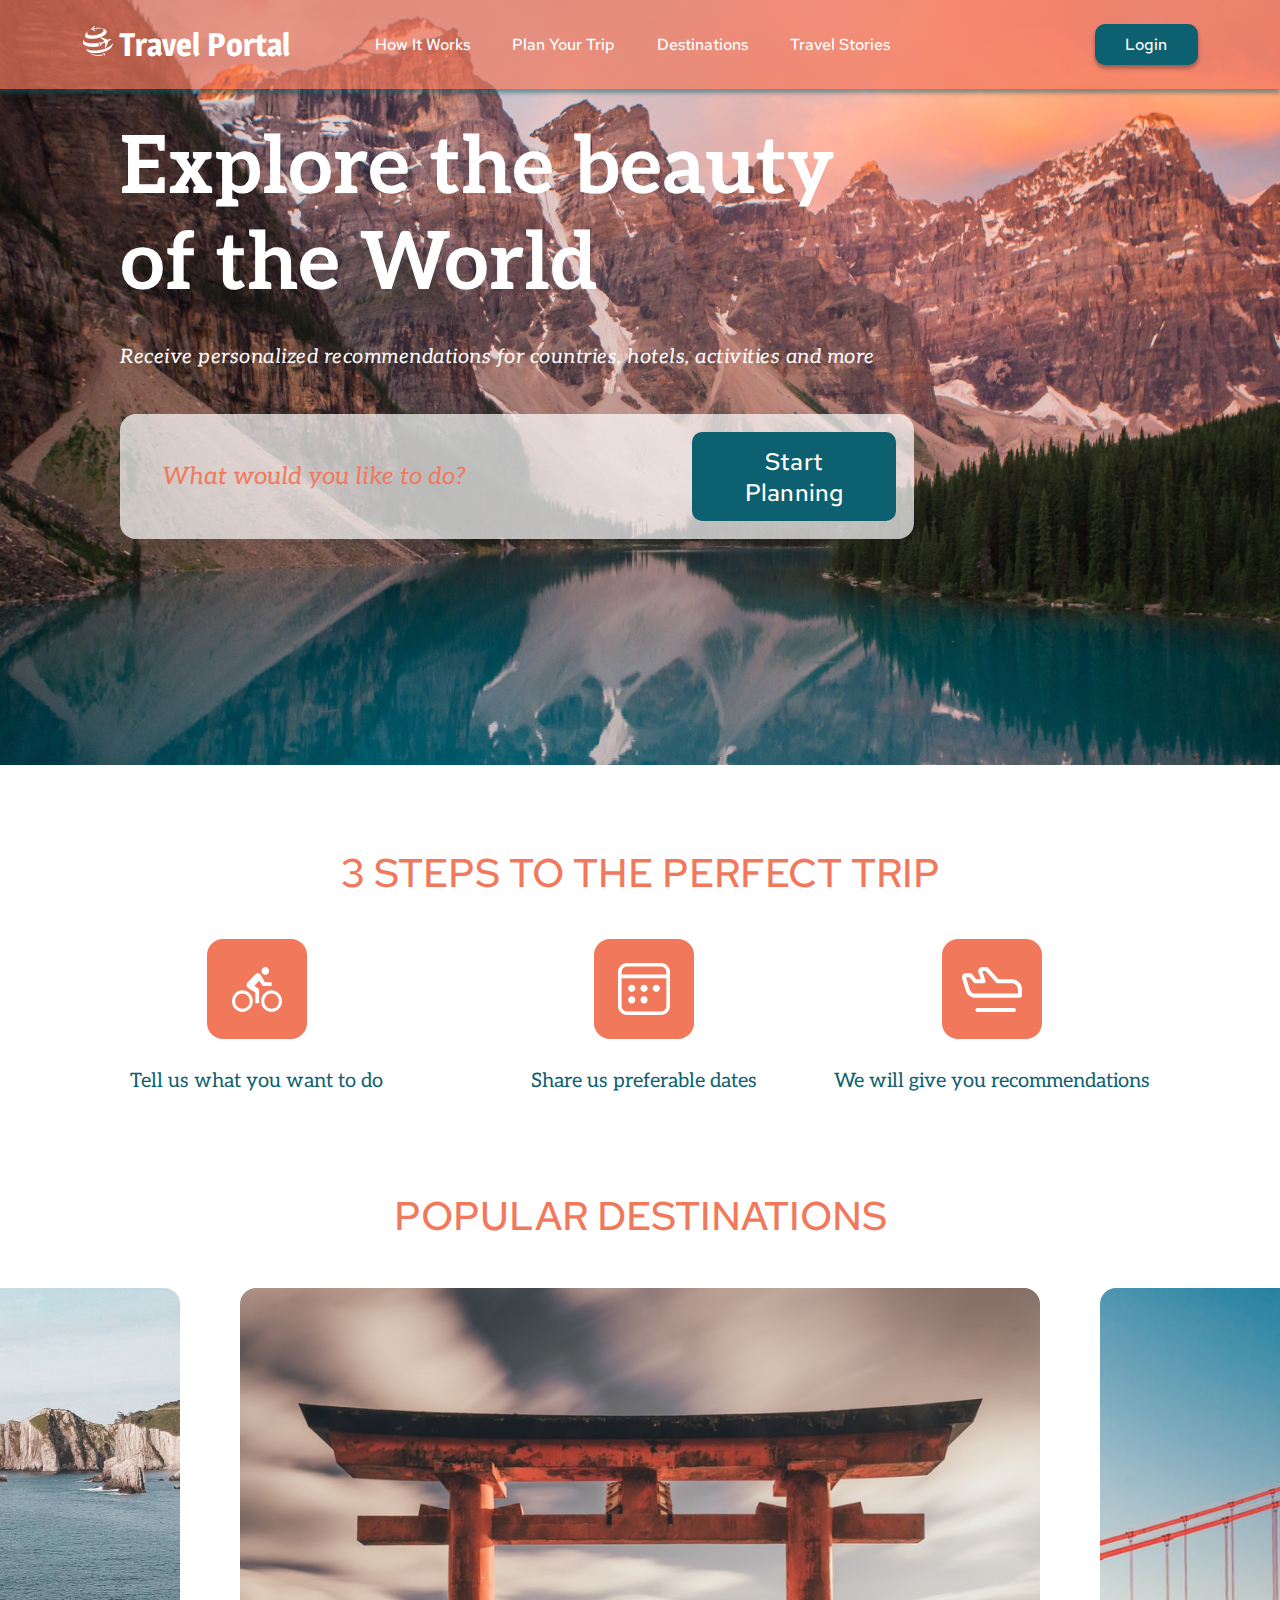
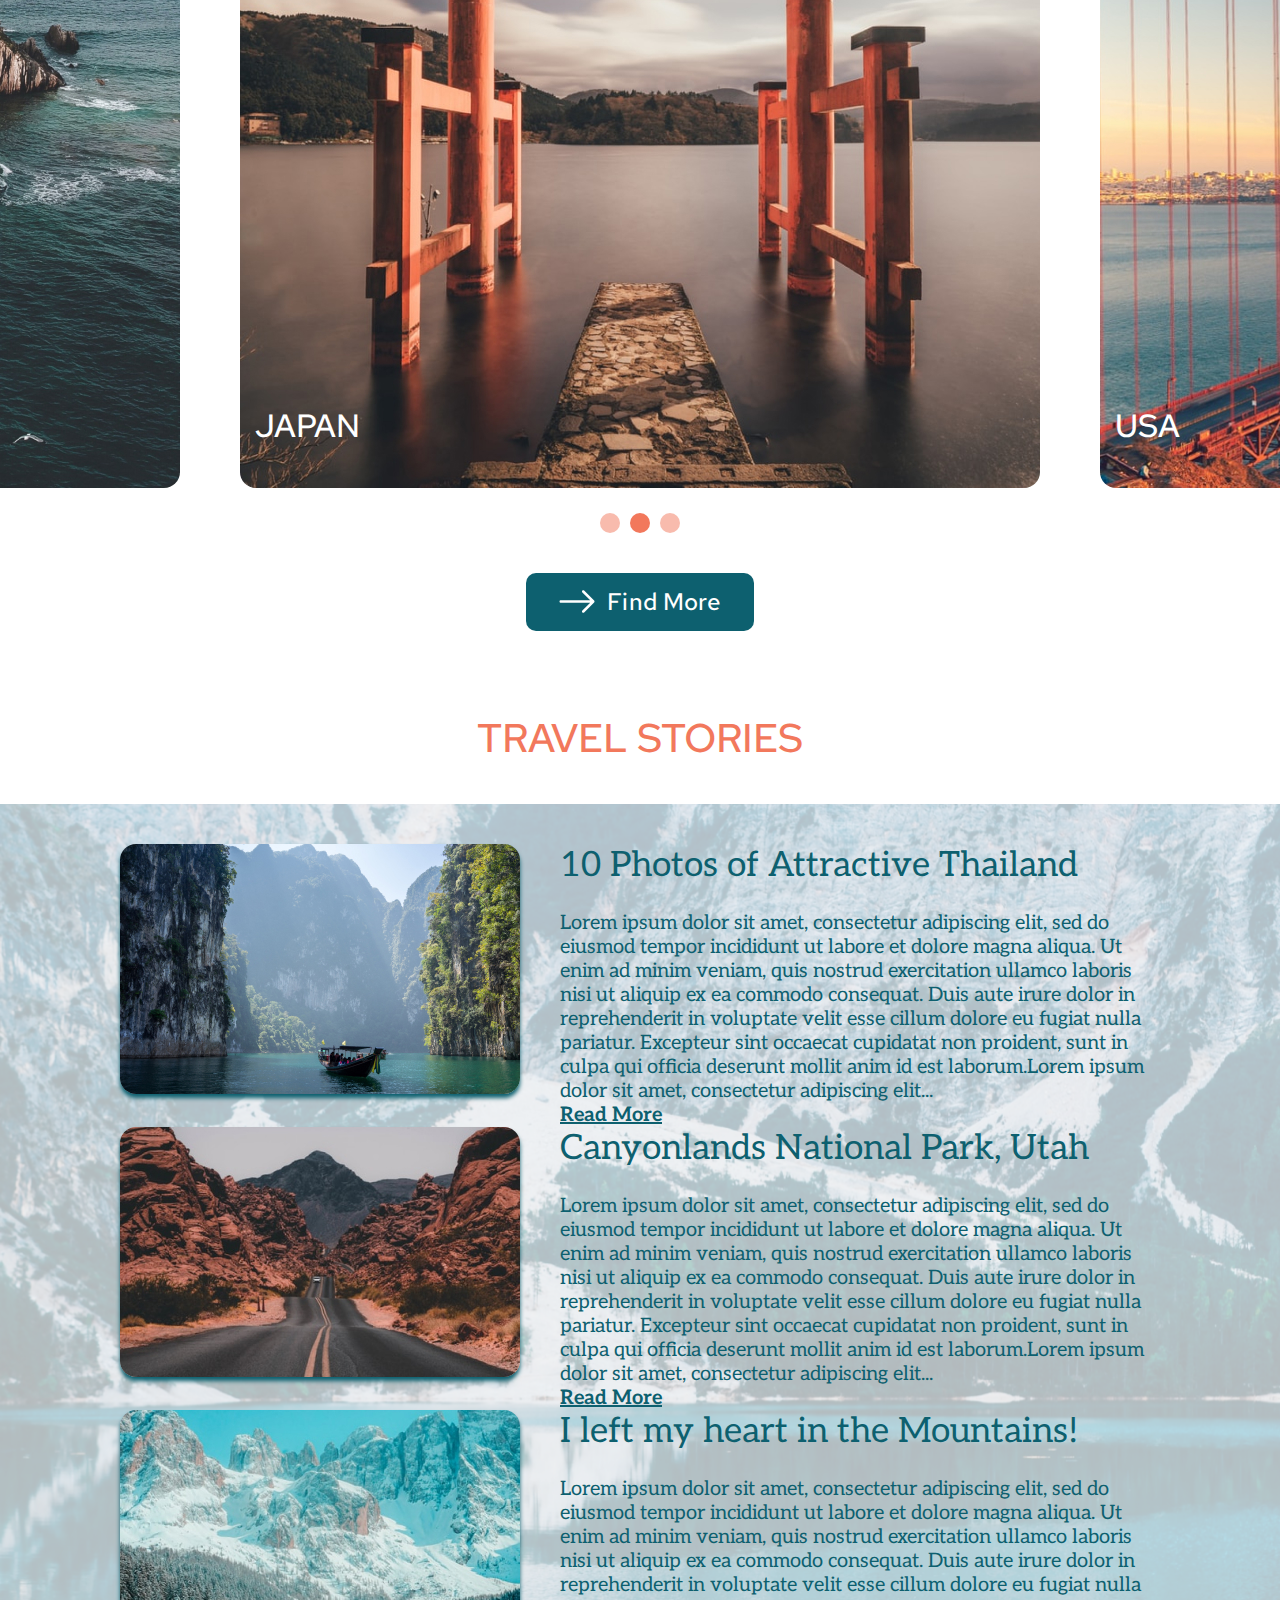
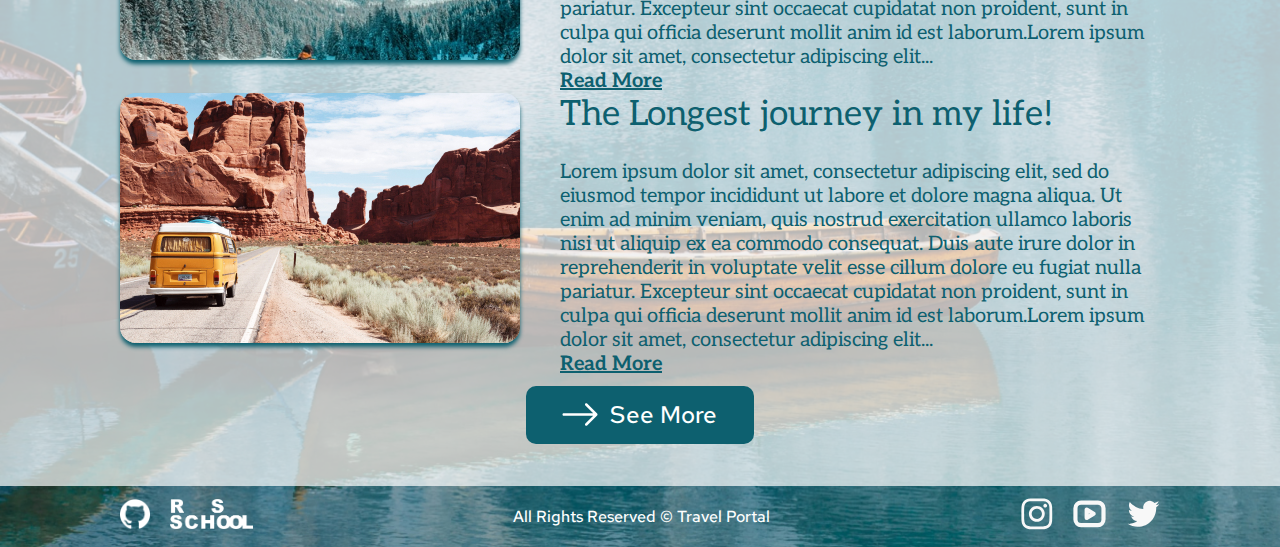
<file: index.html>
<!DOCTYPE html>
<html lang="zxx">
  <head>
    <meta charset="UTF-8" />
    <meta http-equiv="X-UA-Compatible" content="IE=edge" />
    <meta name="viewport" content="width=device-width, initial-scale=1.0" />
    <title>Travel</title>
    <link href="style.css" rel="stylesheet" />
    <link rel="icon" href="assets/img/favicon.svg" />
    <link href="https://fonts.googleapis.com/css2?family=Magra:wght@400;700&display=swap" rel="stylesheet" />
    <link href="https://fonts.googleapis.com/css2?family=Aleo:ital,wght@0,400;0,700;1,400&display=swap" rel="stylesheet" />
    <link href="https://fonts.googleapis.com/css2?family=Red+Hat+Text:wght@400;500&display=swap" rel="stylesheet" />
  </head>
  <body>
    <div class="dark"></div>
    <div class="pop-up-dark"></div>
    <header class="header">
      <div class="logo">
        <img class="logo-img" src="assets/img/Vector.svg" alt="Travel Portal Logo">
        <p class="logo-text">Travel Portal</p>
      </div>
      <nav class="nav">
        <ul class="nav-list">
          <li>
            <a href="#preview" class="nav-link">How It Works</a>
          </li>
          <li>
            <a href="#steps" class="nav-link">Plan Your Trip</a>
          </li>
          <li>
            <a href="#destinations" class="nav-link">Destinations</a>
          </li>
          <li>
            <a href="#stories" class="nav-link">Travel Stories</a>
          </li>
          <li class="nav-link-mobile">
            <a href="#login" class="nav-link mobile account">Account</a>
          </li>
          <li class="nav-link-mobile">
            <a href="#footer" class="nav-link mobile">Social Media</a>
          </li>
        </ul>
        <div class="close-button">
          <span class="close-line"></span>
          <span class="close-line"></span>
        </div>
      </nav>
      <div class="menu-button menu">
        <span class="menu-line"></span>
        <span class="menu-line"></span>
        <span class="menu-line"></span>
      </div>
      <div class="header-button">
        <button class="login-button" id="login">Login</button>
      </div>
    </header>
    <main class="main">
      <div class="pop-up">
        <div class="pop-up-content">
          <div class="pop-up-title">
            <p class="pop-up-title-p">Log in to your account</p>
          </div>
          <form class="pop-up-social-buttons">
            <button class="pop-up-button social-media"><img src="assets/Facebook Logo.svg" alt="Facebook">Sign In with Facebook</button>
            <button class="pop-up-button social-media"><img src="assets/Google Logo.svg" alt="Google">Sign In with Google</button>
          </form>
          <div class="pop-up-separator first">or</div>
          <form class="pop-up-form">
            <label for="email">E-mail</label>
            <input type="text" class="pop-up-input" id="email">
            <label for="password">Password</label>
            <input type="password" class="pop-up-input" id="password">
            <button class="sign-in-button">Sign In</button>
            <a href="#" class="forgot-password">Forgot Your Password?</a>
          </form>
          <div class="pop-up-separator line"></div>
          <div class="register">
            <p class="register-p">Don't have an account?</p>
            <a href="#" class="register-button">Register</a>
          </div>
        </div>
      </div>
      <section class="preview" id="preview">
        <div class="search-block">
          <h1 class="preview-title">Explore the beauty of the World</h1>
          <p class="preview-description">
            Receive personalized recommendations for countries, hotels,
            activities and more
          </p>
          <form class="search-box">
            <input type="text" name="user-request" class="search-field" placeholder="What would you like to do?">
            <button class="search-button">Start Planning</button>
          </form>
        </div>
      </section>
      <section class="steps" id="steps">
        <h2 class="section-title">3 Steps to the Perfect Trip</h2>
        <div class="steps-block">
          <div class="step bicycle-block">
            <img class="step-icon bicycle" src="assets/img/bicycle-icon.svg" alt="Bicycle icon">
            <p class="bicycle-name">Tell us what you want to do</p>
          </div>
          <div class="step calendar-block">
            <img class="step-icon calendar" src="assets/img/calendar-icon.svg" alt="Calendar icon">
            <p class="calendar-name">Share us preferable dates</p>
          </div>
          <div class="step plane-block">
            <img class="step-icon plane" src="assets/img/airplane-icon.svg" alt="Airplane icon">
            <p class="plane-name">We will give you recommendations</p>
          </div>
        </div>
      </section>
      <section class="destinations" id="destinations">
        <h2 class="section-title destination-title">Popular Destinations</h2>
        <div class="destinations-block">
          <div class="slider">
            <div class="slider-item slider-left">
              <figure class="destination-element left-image">
                <img class="destination-image" src="assets/img/Rectangle_23.jpg" alt="Spain">
                <img class="destination-image-mobile" src="assets/img/Rectangle_26.jpg" alt="Spain">
                <figcaption class="destination-name">SPAIN</figcaption>
              </figure>
              <figure class="destination-element center-image">
                <img class="destination-image" src="assets/img/Rectangle_24.jpg" alt="Japan">
                <img class="destination-image-mobile" src="assets/img/Rectangle_34.jpg" alt="Japan">
                <figcaption class="destination-name">JAPAN</figcaption>
              </figure>
              <figure class="destination-element right-image">
                <img class="destination-image" src="assets/img/Rectangle_25.jpg" alt="USA">
                <img class="destination-image-mobile" src="assets/img/Rectangle_35.jpg" alt="USA">
                <figcaption class="destination-name">USA</figcaption>
              </figure></div>
            <div class="slider-item slider-center">
              <figure class="destination-element left-image">
                <img class="destination-image" src="assets/img/Rectangle_23.jpg" alt="Spain">
                <img class="destination-image-mobile" src="assets/img/Rectangle_26.jpg" alt="Spain">
                <figcaption class="destination-name">SPAIN</figcaption>
              </figure>
              <figure class="destination-element center-image">
                <img class="destination-image" src="assets/img/Rectangle_24.jpg" alt="Japan">
                <img class="destination-image-mobile" src="assets/img/Rectangle_34.jpg" alt="Japan">
                <figcaption class="destination-name">JAPAN</figcaption>
              </figure>
              <figure class="destination-element right-image">
                <img class="destination-image" src="assets/img/Rectangle_25.jpg" alt="USA">
                <img class="destination-image-mobile" src="assets/img/Rectangle_35.jpg" alt="USA">
                <figcaption class="destination-name">USA</figcaption>
              </figure></div>
            <div class="slider-item slider-right">
              <figure class="destination-element left-image">
                <img class="destination-image" src="assets/img/Rectangle_23.jpg" alt="Spain">
                <img class="destination-image-mobile" src="assets/img/Rectangle_26.jpg" alt="Spain">
                <figcaption class="destination-name">SPAIN</figcaption>
              </figure>
              <figure class="destination-element center-image">
                <img class="destination-image" src="assets/img/Rectangle_24.jpg" alt="Japan">
                <img class="destination-image-mobile" src="assets/img/Rectangle_34.jpg" alt="Japan">
                <figcaption class="destination-name">JAPAN</figcaption>
              </figure>
              <figure class="destination-element right-image">
                <img class="destination-image" src="assets/img/Rectangle_25.jpg" alt="USA">
                <img class="destination-image-mobile" src="assets/img/Rectangle_35.jpg" alt="USA">
                <figcaption class="destination-name">USA</figcaption>
              </figure></div>  
          </div>
          <div class="arrows arrow-left">
            <span class="arrow-line"></span>
            <span class="arrow-line"></span>
          </div>
          <div class="arrows arrow-right">
            <span class="arrow-line"></span>
            <span class="arrow-line"></span>
          </div>  
        </div>
        <div class="dots-block">
          <div class="dot left-dot"></div>
          <div class="dot center-dot"></div>
          <div class="dot right-dot"></div>
        </div>
        <button class="destinations-button">
          <img class="arrow-image" src="assets/img/Arrow.svg" alt="Arrow">
          Find More
        </button>
      </section>
    </main>
    <section class="stories" id="stories">
      <h2 class="section-title stories">Travel Stories</h2>
      <div class="footer-bg-section">
        <div class="stories-block">
          <div class="story">
            <img class="story-image" src="assets/img/Rectangle_29.jpg" alt="Thailand">
            <img class="story-image-mobile" src="assets/img/Rectangle_15.jpg" alt="Thailand">
            <div class="story-text">
              <h3>10 Photos of Attractive Thailand</h3>
              <p>
                Lorem ipsum dolor sit amet, consectetur adipiscing elit, sed do
                eiusmod tempor incididunt ut labore et dolore magna aliqua. Ut
                enim ad minim veniam, quis nostrud exercitation ullamco laboris
                nisi ut aliquip ex ea commodo consequat. Duis aute irure dolor in
                reprehenderit in voluptate velit esse cillum dolore eu fugiat
                nulla pariatur. Excepteur sint occaecat cupidatat non proident,
                sunt in culpa qui officia deserunt mollit anim id est
                laborum.Lorem ipsum dolor sit amet, consectetur adipiscing elit...
              </p>
              <a href="">Read More</a>
            </div>
          </div>
          <div class="story">
            <img class="story-image" src="assets/img/Rectangle_30.jpg" alt="Canyonlands National Park">
            <img class="story-image-mobile" src="assets/img/Rectangle_16.jpg" alt="Canyonlands National Park">
            <div class="story-text">
              <h3>Canyonlands National Park, Utah</h3>
              <p>
                Lorem ipsum dolor sit amet, consectetur adipiscing elit, sed do
                eiusmod tempor incididunt ut labore et dolore magna aliqua. Ut
                enim ad minim veniam, quis nostrud exercitation ullamco laboris
                nisi ut aliquip ex ea commodo consequat. Duis aute irure dolor in
                reprehenderit in voluptate velit esse cillum dolore eu fugiat
                nulla pariatur. Excepteur sint occaecat cupidatat non proident,
                sunt in culpa qui officia deserunt mollit anim id est
                laborum.Lorem ipsum dolor sit amet, consectetur adipiscing elit...
              </p>
              <a href="">Read More</a>
            </div>
          </div>
          <div class="story">
            <img class="story-image" src="assets/img/Rectangle_31.jpg" alt="Mountains">
            <img class="story-image-mobile" src="assets/img/Rectangle_27.jpg" alt="Mountains">
            <div class="story-text">
              <h3>I left my heart in the Mountains!</h3>
              <p>
                Lorem ipsum dolor sit amet, consectetur adipiscing elit, sed do
                eiusmod tempor incididunt ut labore et dolore magna aliqua. Ut
                enim ad minim veniam, quis nostrud exercitation ullamco laboris
                nisi ut aliquip ex ea commodo consequat. Duis aute irure dolor in
                reprehenderit in voluptate velit esse cillum dolore eu fugiat
                nulla pariatur. Excepteur sint occaecat cupidatat non proident,
                sunt in culpa qui officia deserunt mollit anim id est
                laborum.Lorem ipsum dolor sit amet, consectetur adipiscing elit...
              </p>
              <a href="">Read More</a>
            </div>
          </div>
          <div class="story">
            <img class="story-image" src="assets/img/Rectangle_32.jpg" alt="Road">
            <img class="story-image-mobile" src="assets/img/Rectangle_17.jpg" alt="Road">
            <div class="story-text">
              <h3>The Longest journey in my life!</h3>
              <p>
                Lorem ipsum dolor sit amet, consectetur adipiscing elit, sed do
                eiusmod tempor incididunt ut labore et dolore magna aliqua. Ut
                enim ad minim veniam, quis nostrud exercitation ullamco laboris
                nisi ut aliquip ex ea commodo consequat. Duis aute irure dolor in
                reprehenderit in voluptate velit esse cillum dolore eu fugiat
                nulla pariatur. Excepteur sint occaecat cupidatat non proident,
                sunt in culpa qui officia deserunt mollit anim id est
                laborum.Lorem ipsum dolor sit amet, consectetur adipiscing elit...
              </p>
              <a href="">Read More</a>
            </div>
          </div>
          <button class="stories-button">
            <img class="arrow-image" src="assets/img/Arrow.svg" alt="Arrow">
            See More
          </button>
        </div>
        <footer class="footer" id="footer">
          <div class="footer-links">
            <a class="social-link" href="https://github.com/mkoroleva5" target="_blank">
              <img src="assets/img/github.svg" alt="GitHub" width="30" height="30">
            </a>
            <a class="social-link" href="https://rs.school/js-stage0/" target="_blank">
              <img src="assets/img/rs-school.svg" alt="Rolling Scopes School" height="30">
            </a>
          </div>
          <div class="footer-rights">All Rights Reserved © Travel Portal</div>
          <ul class="footer-icons">
            <li>
              <a href="https://www.instagram.com/rsschool_news/" target="_blank">
                <img class="social-link" src="assets/img/instagram.svg" alt="Instagram">
              </a>
            </li>
            <li>
              <a href="https://www.youtube.com/RollingScopesSchool" target="_blank">
                <img class="social-link" src="assets/img/youtube.svg" alt="Youtube">
              </a>  
            </li>
            <li>
              <a href="https://twitter.com/rollingscopes" target="_blank">
                <img class="social-link" src="assets/img/twitter.svg" alt="Twitter">
              </a>
            </li>
          </ul>
        </footer>
      </div>
    </section>
    <script src="index.js"></script>
  </body>
</html>
</file>
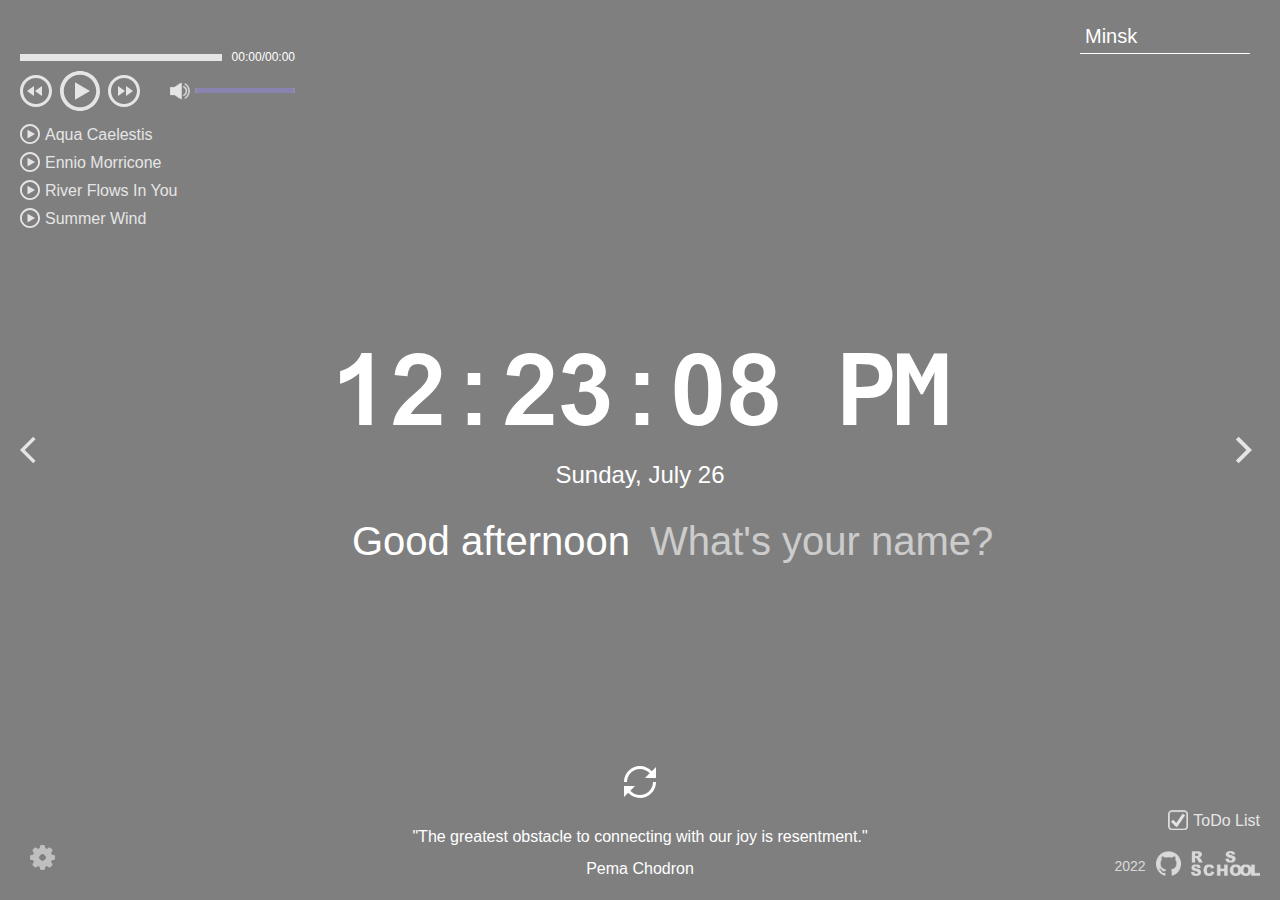
<file: momentum/index.html>
<!DOCTYPE html>
<html lang="en">
<head>
  <meta charset="UTF-8" />
  <meta name="viewport" content="width=device-width, initial-scale=1.0" />
  <link href="assets/icon.ico" rel="shortcut icon" />
  <link rel="stylesheet" href="css/owfont-regular.css" />
  <link rel="stylesheet" href="css/style.css" />
  <title>momentum</title>
</head>
<body>
  <header class="header">
    <div class="player show">
      <audio src="/momentum/js/playList.js"></audio>
      <div class="track-name"></div>
      <div class="time-bar">
        <div class="timeline">
          <div class="progress-bar"></div>
        </div>
        <div class="track-time">
          <div class="current">00:00</div>
          <div class="divider">/</div>
          <div class="length">00:00</div>
        </div>
      </div>
      <div class="controls">
        <div class="player-controls">
          <button class="play-prev player-icon"></button>
          <button class="play player-icon"></button>
          <button class="play-next player-icon"></button>
        </div>
        <div class="volume-controls">
          <button class="mute-button player-icon"></button>
          <div class="volume">
            <div class="volume-percentage"></div>
          </div>
        </div>
      </div>
      <ul class="play-list"></ul>
    </div>
    <div class="weather show">
      <input type="text" class="city" placeholder="Where are you?"/>
      <i class="weather-icon owf"></i>
      <div class="weather-error"></div>
      <div class="description-container">
        <span class="temperature"></span>
        <span class="weather-description"></span>
      </div>
      <div class="wind"></div>
      <div class="humidity"></div>
    </div>
  </header>
  <main class="main">
    <div class="slider-icons">
      <button class="slide-prev slider-icon"></button>
      <button class="slide-next slider-icon"></button>
    </div>
    <time class="time show"></time>
    <date class="date show"></date>
    <div class="greeting-container">
      <span class="greeting show"></span>
      <input type="text" class="name show" placeholder="What's your name?"/>
    </div>
  </main>
  <footer class="footer">
    <div class="quotes-container">
      <button class="change-quote show"></button>
      <div>
        <div class="quote show"></div>
        <div class="author show"></div>
      </div>  
    </div>
    <div class="settings-wrapper invisible">
      <div class="settings">
        <div class="settings-show">
          <h2 class="show-title">Show</h2>
          <form class="settings-checkbox">
            <label>
              <div class="checkbox-icon open"></div>
              <input type="checkbox" class="settings-item" checked>
              <p class="settings-item-name">Time</p>
            </label>
            <label>
              <div class="checkbox-icon open"></div>
              <input type="checkbox" class="settings-item" checked>
              <p class="settings-item-name">Date</p>
            </label>
            <label>
              <div class="checkbox-icon open"></div>
              <input type="checkbox" class="settings-item" checked>
              <p class="settings-item-name">Greeting</p>
            </label>
            <label>
              <div class="checkbox-icon open"></div>
              <input type="checkbox" class="settings-item" checked>
              <p class="settings-item-name">Quotes</p>
            </label>
            <label>
              <div class="checkbox-icon open"></div>
              <input type="checkbox" class="settings-item" checked>
              <p class="settings-item-name">Weather</p>
            </label>
            <label>
              <div class="checkbox-icon open"></div>
              <input type="checkbox" class="settings-item" checked>
              <p class="settings-item-name">Audio</p>
            </label>
          </form>
        </div>
        <div class="settings-language">
          <h2 class="language-title">Language</h2>
          <form class="language-buttons">
            <input type="radio" id="button-en" class="button-en" name="radio" value="en" checked>
            <label for="button-en">
              <div class="button-en-icon button-selected">EN</div>
            </label>
            <input type="radio" id="button-ru" class="button-ru" name="radio" value="ru">
            <label for="button-ru">
              <div class="button-ru-icon">RU</div>
            </label>
          </form>
        </div>
        <div class="settings-photos">
          <h2 class="photos-title">Photos</h2>
          <form class="photos-buttons">
            <input type="radio" id="button-github" class="photos-button button-github" name="api" value="github" checked>
            <label for="button-github">
              <div class="button-github-icon button-selected">GitHub</div>
            </label>
            <input type="radio" id="button-unsplash" class="photos-button button-unsplash" name="api" value="unsplash" checked>
            <label for="button-unsplash">
              <div class="button-unsplash-icon">Unsplash</div>
            </label>
            <input type="radio" id="button-flickr" class="photos-button button-flickr" name="api" value="flickr" checked>
            <label for="button-flickr">
              <div class="button-flickr-icon">Flickr</div>
            </label>
          </form>
          <form class="search-form">
            <input type="text" class="search-input" placeholder="#">
            <input type="submit" class="search-button" value="Search">
          </form>
        </div>
      </div>
    </div>
    <div>
      <img class="settings-icon" src="assets/svg/settings.svg" alt="Settings">
    </div>
    <div class="links">
      <p>2022</p>
      <div>
        <a href="https://github.com/mkoroleva5" target="_blank">
          <img src="assets/img/github.png" alt="GitHub" width="25" height="25" class="footer-link"/>
        </a>
      </div>
      <a href="https://rs.school/js/" target="_blank" class="footer-link">
        <img src="assets/img/rs-school.png" alt="Rolling Scopes School" height="25"/>
      </a>
    </div>
    <div class="todo-list-name">
      <div class="todo-list-icon"></div>
      <div class="todo-list-title">ToDo List</div>
    </div>
    <div class="todo-list-wrapper invisible">
      <div class="todo-list">
        <form>
          <div class="select-box">
            <label for="select-box" class="label select-box-label"><span class="label-description">Choose list</span></label>
            <select id="select-box" class="select">
              <option class="option1" value="ToDo">ToDo</option>
              <option class="option2" value="Done">Done</option>
            </select>
          </div>
        </form>
        <div class="tasks"></div>
        <div class="new-todo">
          <input type="text" placeholder="New task" class="new-todo-input">
          <button id="push">+</button>
        </div>
      </div>
    </div>
  </footer>
  <script type="module" src="js/script.js"></script>
</body>
</html>
</file>
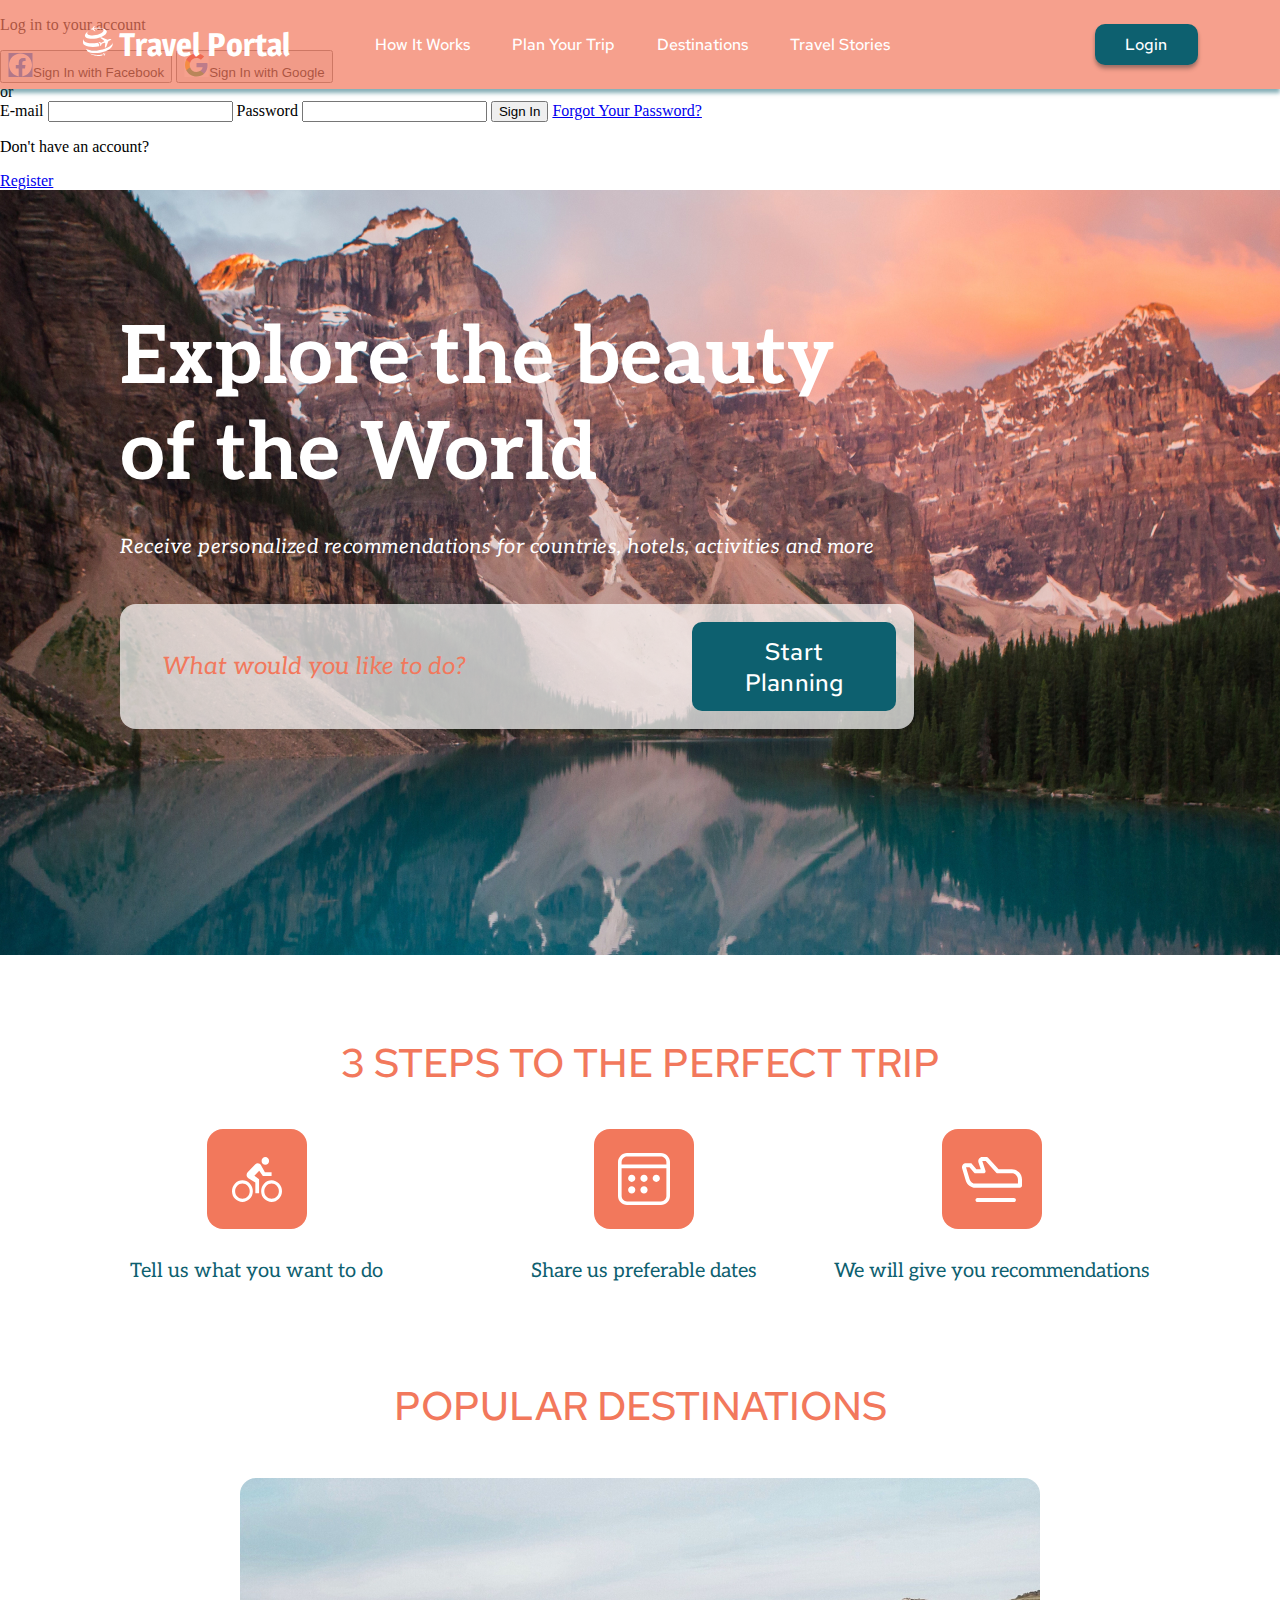
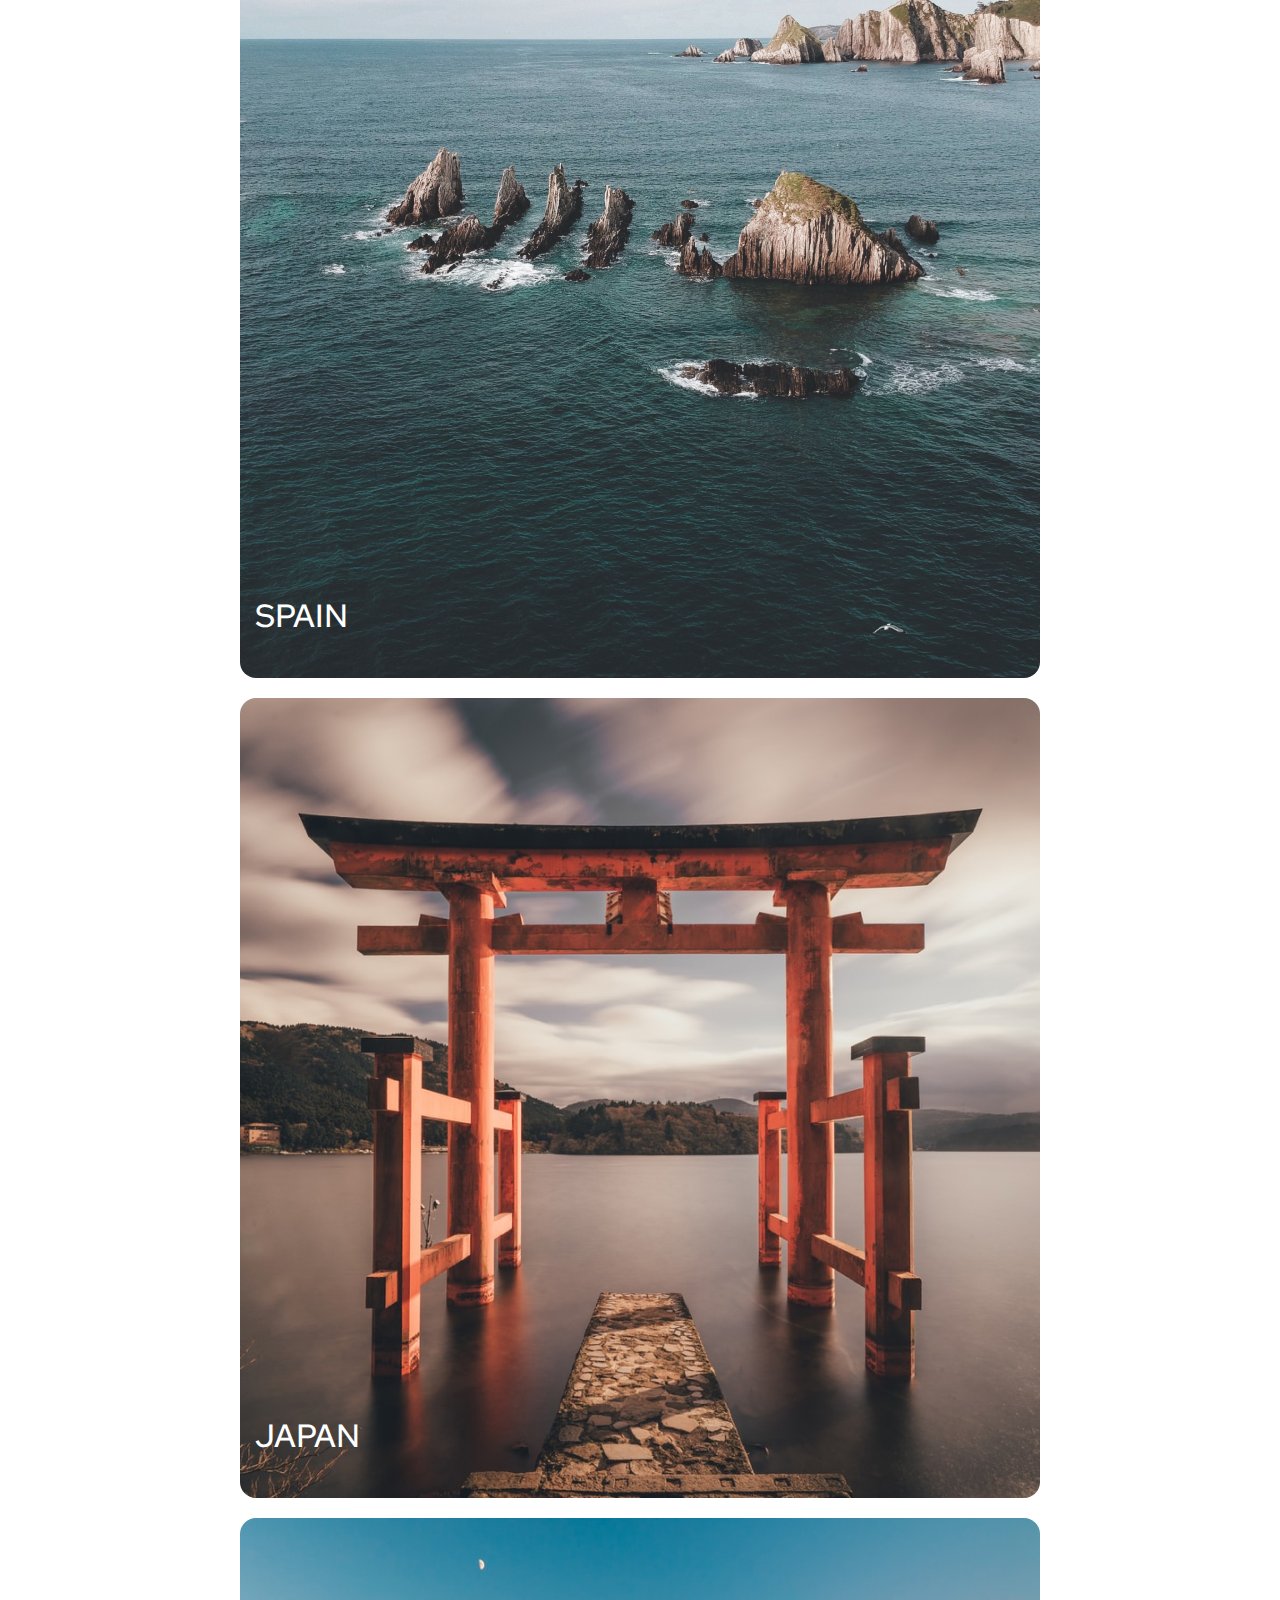
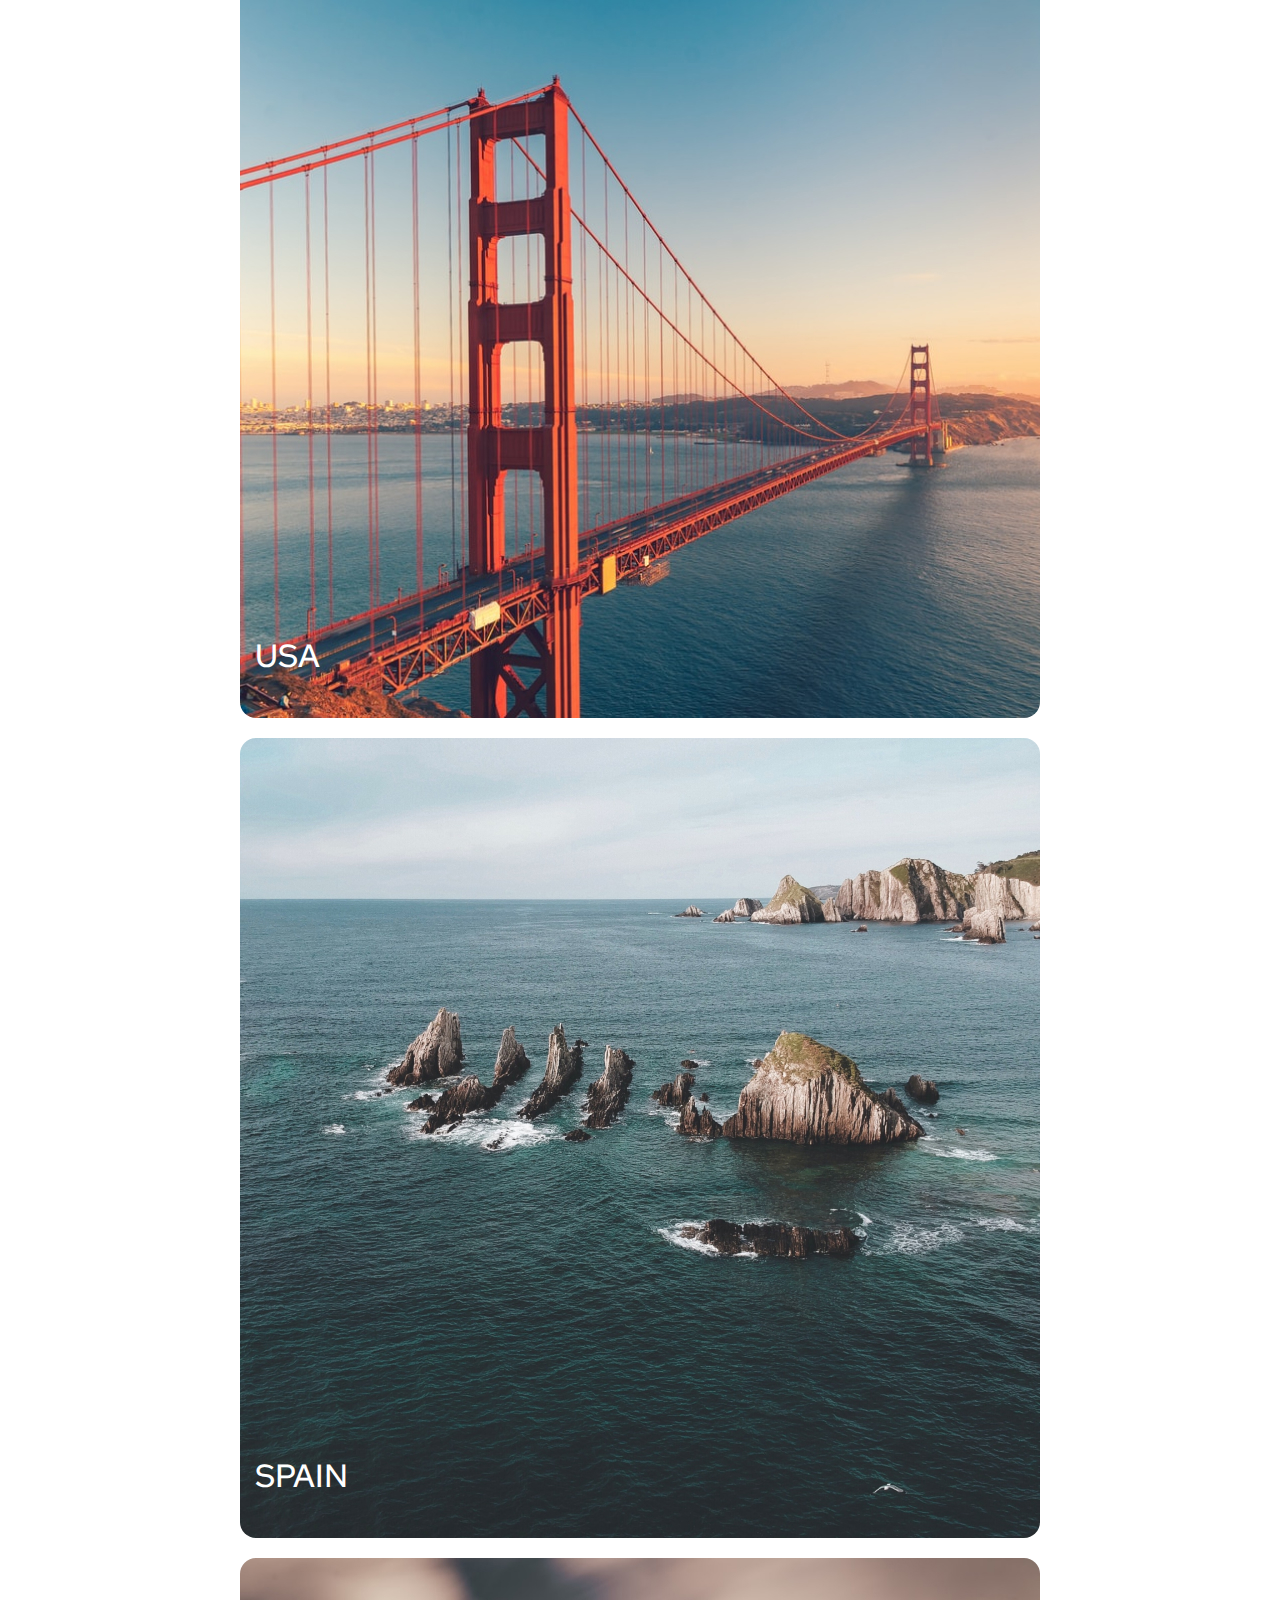
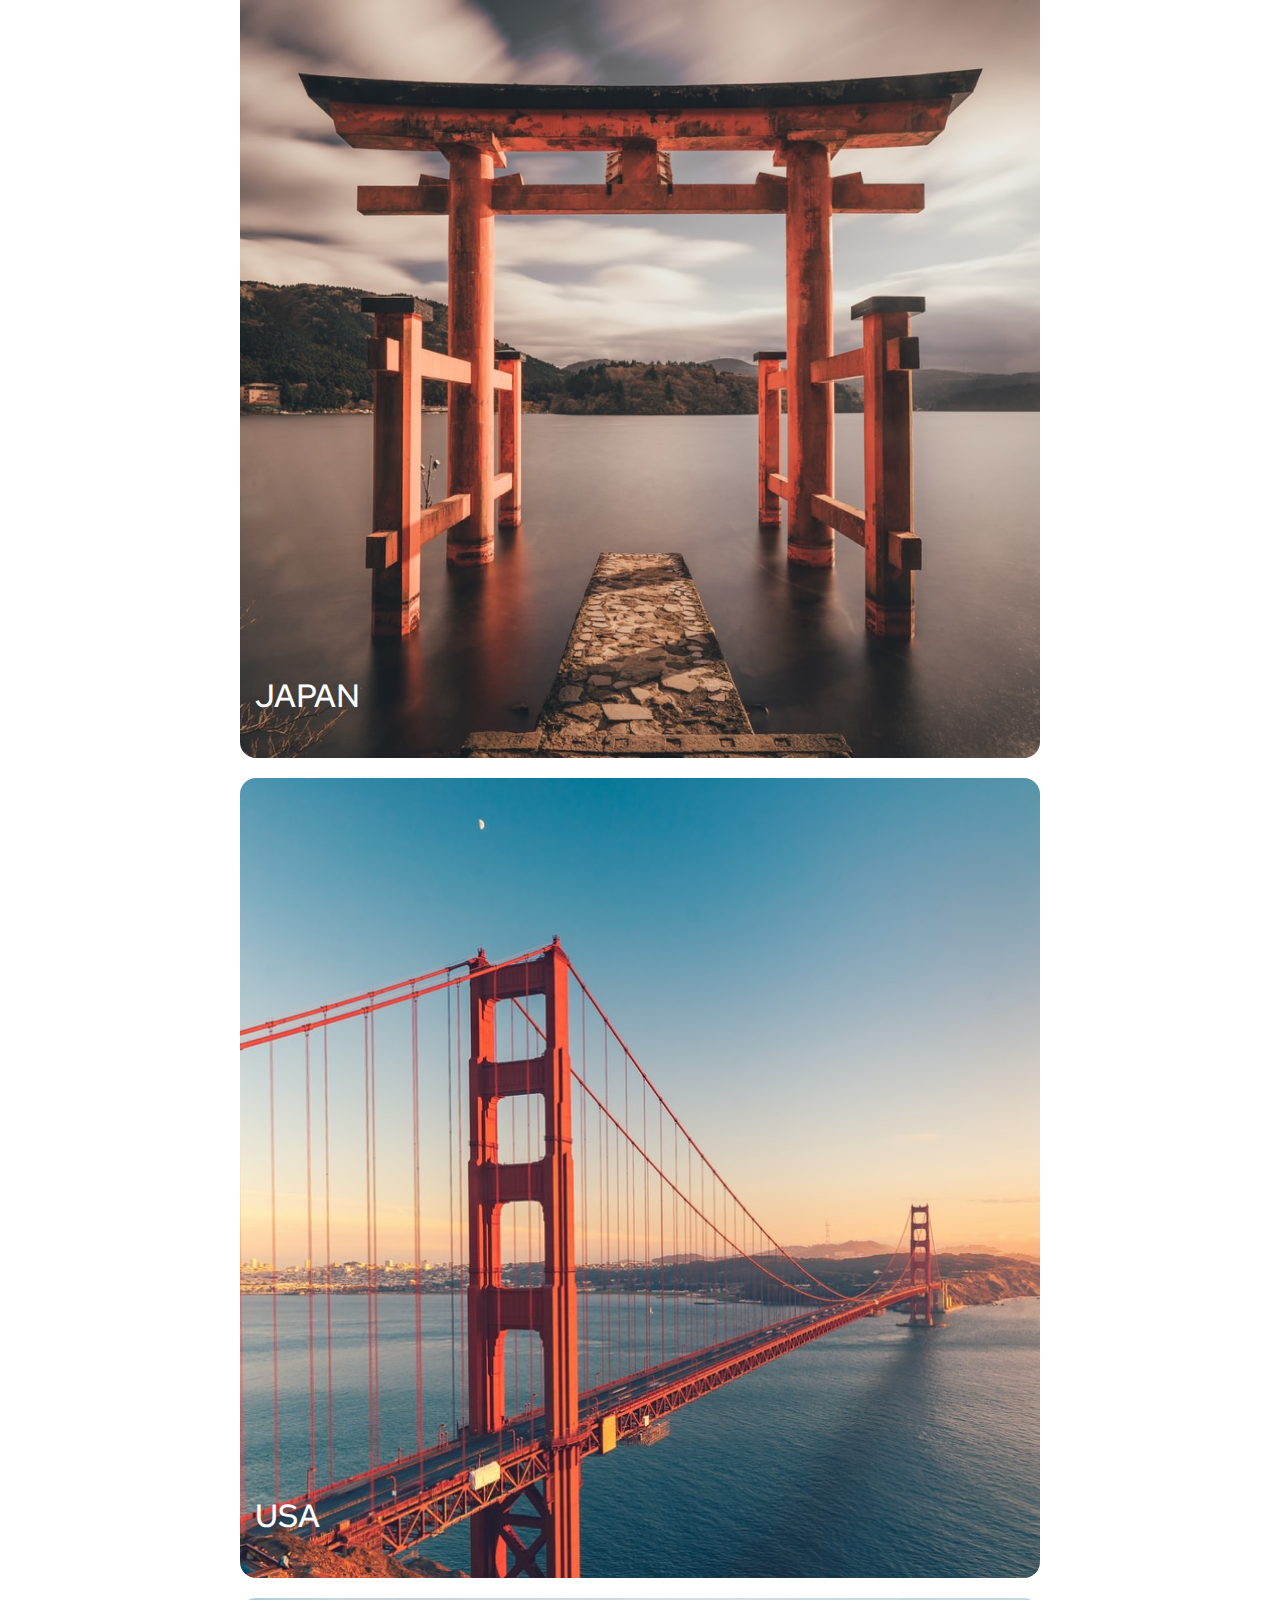
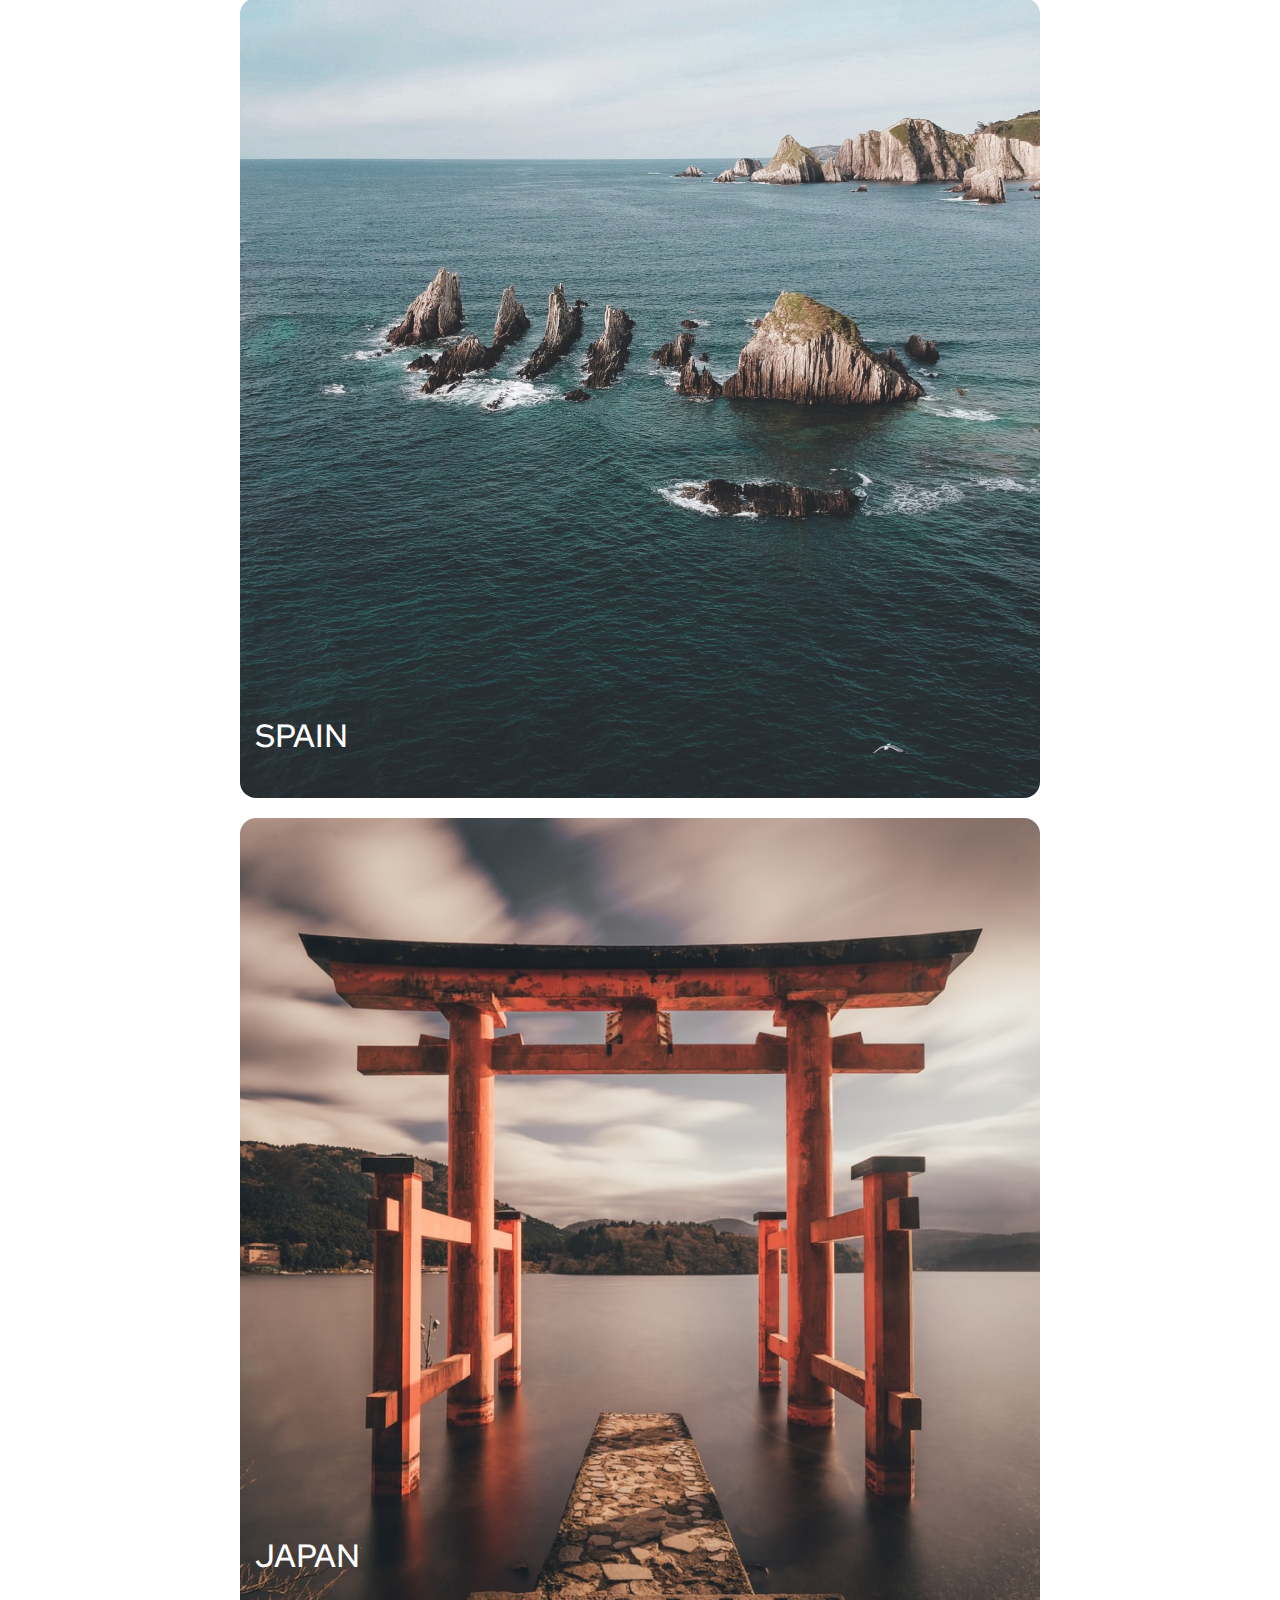
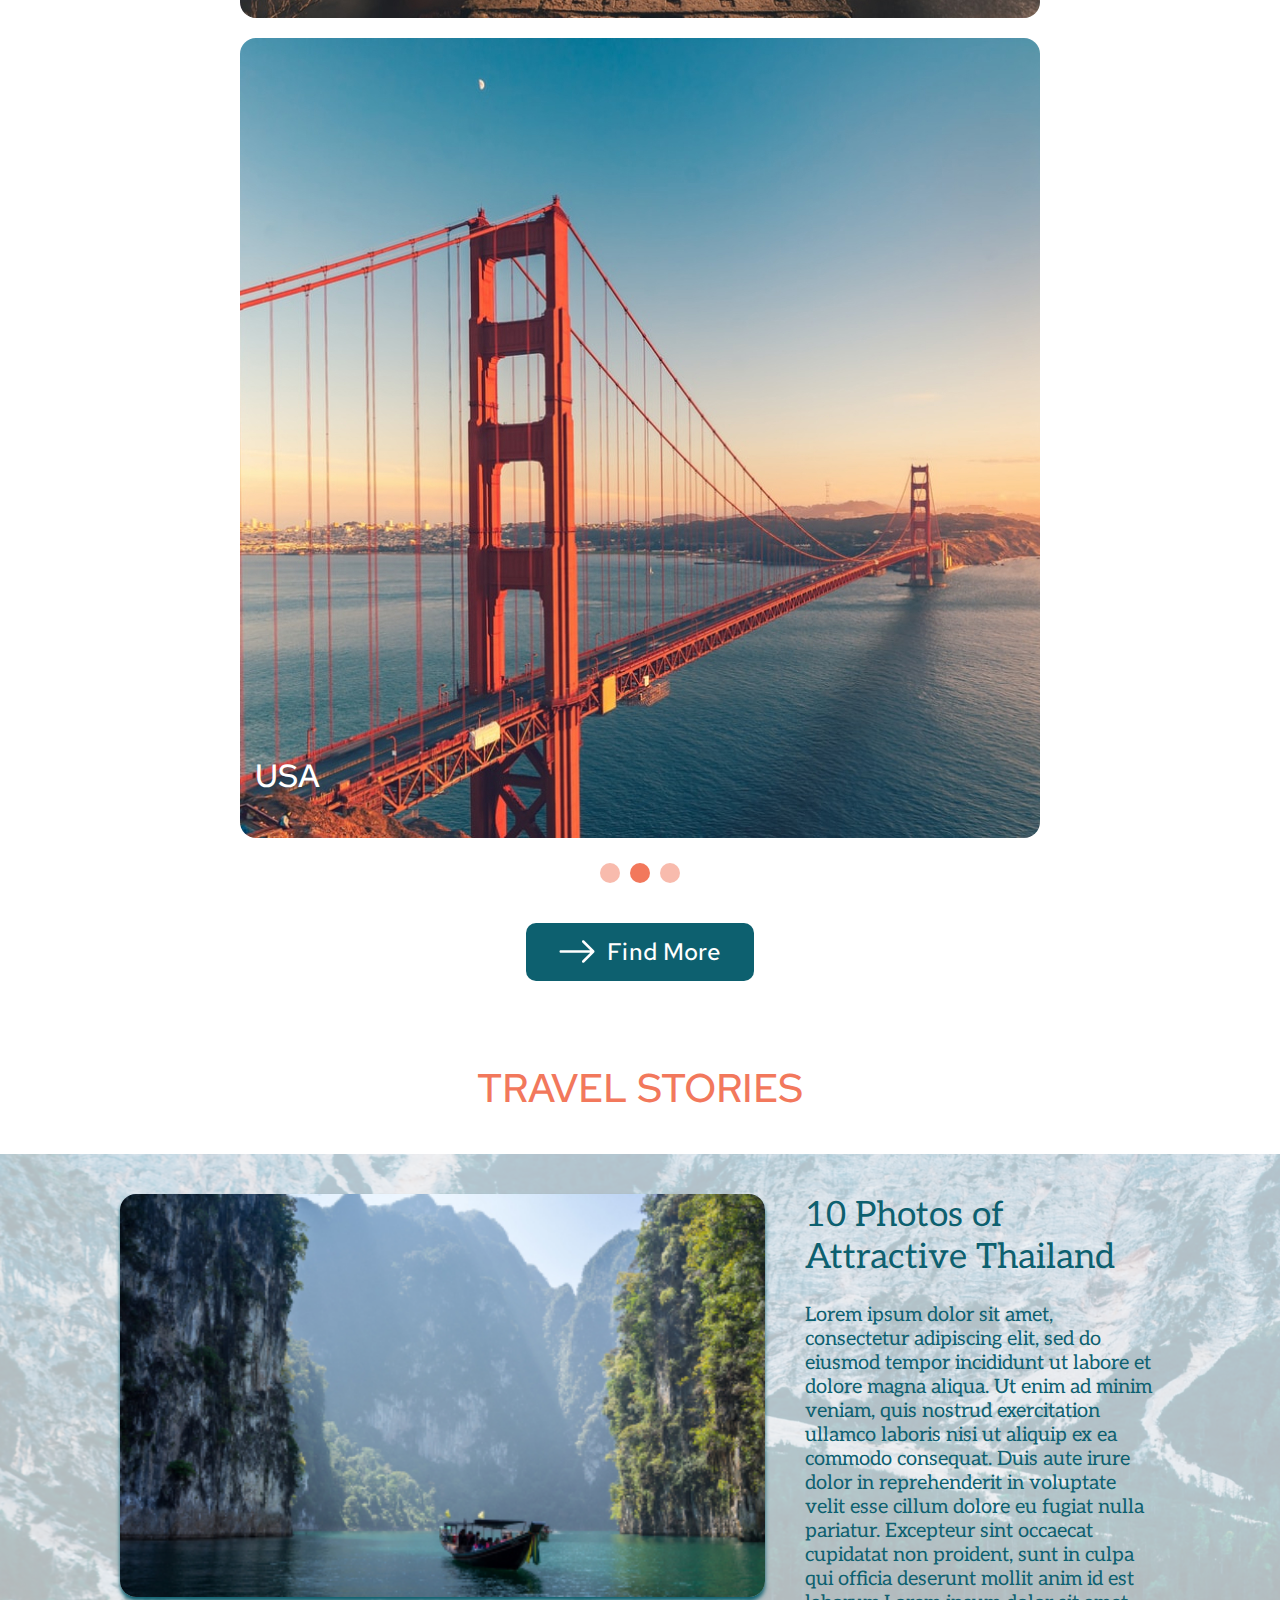
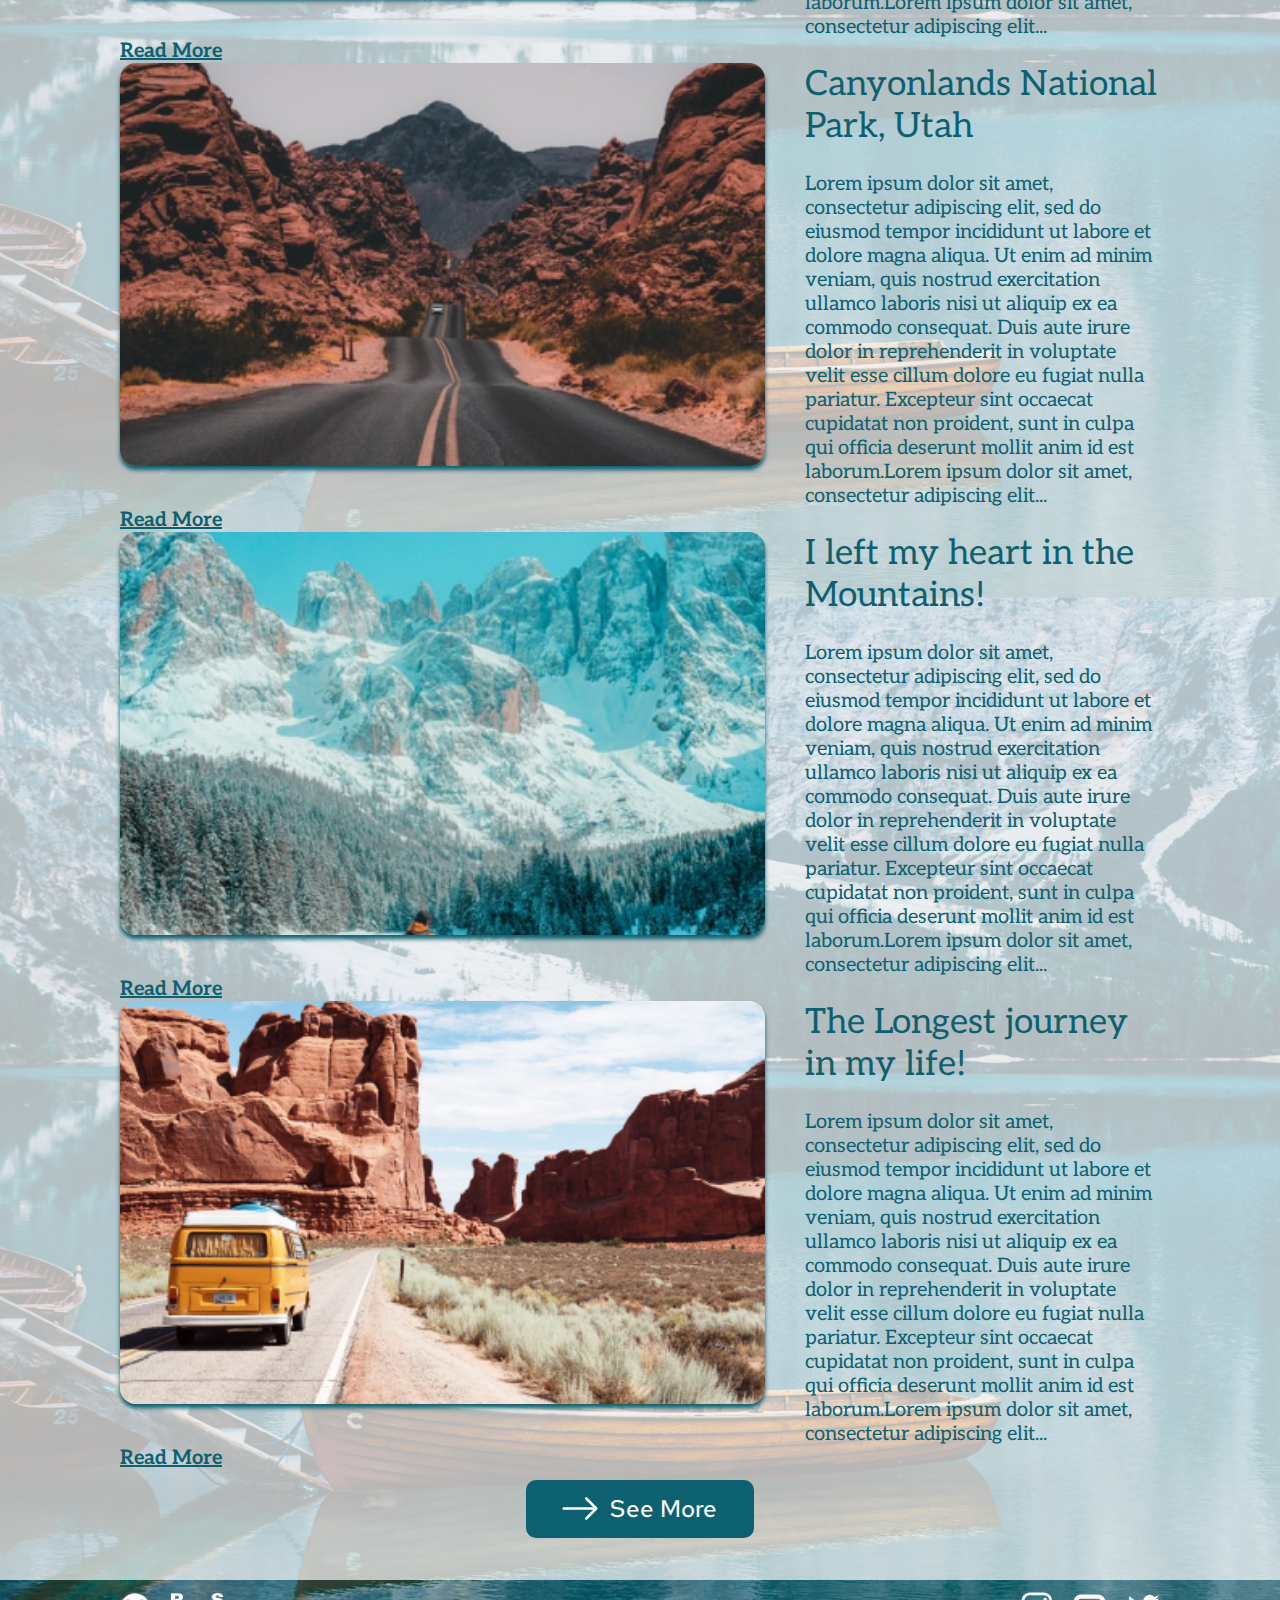
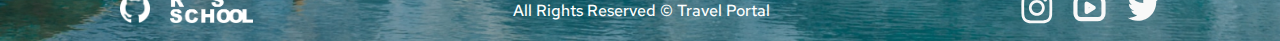
<file: travel/index.html>
<!DOCTYPE html>
<html lang="zxx">
  <head>
    <meta charset="UTF-8" />
    <meta http-equiv="X-UA-Compatible" content="IE=edge" />
    <meta name="viewport" content="width=device-width, initial-scale=1.0" />
    <title>Travel</title>
    <link href="style.css" rel="stylesheet" />
    <link rel="icon" href="assets/img/favicon.svg" />
    <link href="https://fonts.googleapis.com/css2?family=Magra:wght@400;700&display=swap" rel="stylesheet" />
    <link href="https://fonts.googleapis.com/css2?family=Aleo:ital,wght@0,400;0,700;1,400&display=swap" rel="stylesheet" />
    <link href="https://fonts.googleapis.com/css2?family=Red+Hat+Text:wght@400;500&display=swap" rel="stylesheet" />
  </head>
  <body>
    <div class="dark"></div>
    <div class="pop-up-dark"></div>
    <header class="header">
      <div class="logo">
        <img class="logo-img" src="assets/img/Vector.svg" alt="Travel Portal Logo">
        <p class="logo-text">Travel Portal</p>
      </div>
      <nav class="nav">
        <ul class="nav-list">
          <li>
            <a href="#preview" class="nav-link">How It Works</a>
          </li>
          <li>
            <a href="#steps" class="nav-link">Plan Your Trip</a>
          </li>
          <li>
            <a href="#destinations" class="nav-link">Destinations</a>
          </li>
          <li>
            <a href="#stories" class="nav-link">Travel Stories</a>
          </li>
          <li class="nav-link-mobile">
            <a href="#login" class="nav-link mobile account">Account</a>
          </li>
          <li class="nav-link-mobile">
            <a href="#footer" class="nav-link mobile">Social Media</a>
          </li>
        </ul>
        <div class="close-button">
          <span class="close-line"></span>
          <span class="close-line"></span>
        </div>
      </nav>
      <div class="menu-button menu">
        <span class="menu-line"></span>
        <span class="menu-line"></span>
        <span class="menu-line"></span>
      </div>
      <div class="header-button">
        <button class="login-button" id="login">Login</button>
      </div>
    </header>
    <main class="main">
      <div class="pop-up">
        <div class="pop-up-content">
          <div class="pop-up-title">
            <p class="pop-up-title-p">Log in to your account</p>
          </div>
          <form class="pop-up-social-buttons">
            <button class="pop-up-button social-media"><img src="assets/Facebook Logo.svg" alt="Facebook">Sign In with Facebook</button>
            <button class="pop-up-button social-media"><img src="assets/Google Logo.svg" alt="Google">Sign In with Google</button>
          </form>
          <div class="pop-up-separator first">or</div>
          <form class="pop-up-form">
            <label for="email">E-mail</label>
            <input type="text" class="pop-up-input" id="email">
            <label for="password">Password</label>
            <input type="password" class="pop-up-input" id="password">
            <button class="sign-in-button">Sign In</button>
            <a href="#" class="forgot-password">Forgot Your Password?</a>
          </form>
          <div class="pop-up-separator line"></div>
          <div class="register">
            <p class="register-p">Don't have an account?</p>
            <a href="#" class="register-button">Register</a>
          </div>
        </div>
      </div>
      <section class="preview" id="preview">
        <div class="search-block">
          <h1 class="preview-title">Explore the beauty of the World</h1>
          <p class="preview-description">
            Receive personalized recommendations for countries, hotels,
            activities and more
          </p>
          <form class="search-box">
            <input type="text" name="user-request" class="search-field" placeholder="What would you like to do?">
            <button class="search-button">Start Planning</button>
          </form>
        </div>
      </section>
      <section class="steps" id="steps">
        <h2 class="section-title">3 Steps to the Perfect Trip</h2>
        <div class="steps-block">
          <div class="step bicycle-block">
            <img class="step-icon bicycle" src="assets/img/bicycle-icon.svg" alt="Bicycle icon">
            <p class="bicycle-name">Tell us what you want to do</p>
          </div>
          <div class="step calendar-block">
            <img class="step-icon calendar" src="assets/img/calendar-icon.svg" alt="Calendar icon">
            <p class="calendar-name">Share us preferable dates</p>
          </div>
          <div class="step plane-block">
            <img class="step-icon plane" src="assets/img/airplane-icon.svg" alt="Airplane icon">
            <p class="plane-name">We will give you recommendations</p>
          </div>
        </div>
      </section>
      <section class="destinations" id="destinations">
        <h2 class="section-title destination-title">Popular Destinations</h2>
        <div class="destinations-block">
          <div class="slider">
            <div class="slider-item slider-left">
              <figure class="destination-element left-image">
                <img class="destination-image" src="assets/img/Rectangle_23.jpg" alt="Spain">
                <img class="destination-image-mobile" src="assets/img/Rectangle_26.jpg" alt="Spain">
                <figcaption class="destination-name">SPAIN</figcaption>
              </figure>
              <figure class="destination-element center-image">
                <img class="destination-image" src="assets/img/Rectangle_24.jpg" alt="Japan">
                <img class="destination-image-mobile" src="assets/img/Rectangle_34.jpg" alt="Japan">
                <figcaption class="destination-name">JAPAN</figcaption>
              </figure>
              <figure class="destination-element right-image">
                <img class="destination-image" src="assets/img/Rectangle_25.jpg" alt="USA">
                <img class="destination-image-mobile" src="assets/img/Rectangle_35.jpg" alt="USA">
                <figcaption class="destination-name">USA</figcaption>
              </figure></div>
            <div class="slider-item slider-center">
              <figure class="destination-element left-image">
                <img class="destination-image" src="assets/img/Rectangle_23.jpg" alt="Spain">
                <img class="destination-image-mobile" src="assets/img/Rectangle_26.jpg" alt="Spain">
                <figcaption class="destination-name">SPAIN</figcaption>
              </figure>
              <figure class="destination-element center-image">
                <img class="destination-image" src="assets/img/Rectangle_24.jpg" alt="Japan">
                <img class="destination-image-mobile" src="assets/img/Rectangle_34.jpg" alt="Japan">
                <figcaption class="destination-name">JAPAN</figcaption>
              </figure>
              <figure class="destination-element right-image">
                <img class="destination-image" src="assets/img/Rectangle_25.jpg" alt="USA">
                <img class="destination-image-mobile" src="assets/img/Rectangle_35.jpg" alt="USA">
                <figcaption class="destination-name">USA</figcaption>
              </figure></div>
            <div class="slider-item slider-right">
              <figure class="destination-element left-image">
                <img class="destination-image" src="assets/img/Rectangle_23.jpg" alt="Spain">
                <img class="destination-image-mobile" src="assets/img/Rectangle_26.jpg" alt="Spain">
                <figcaption class="destination-name">SPAIN</figcaption>
              </figure>
              <figure class="destination-element center-image">
                <img class="destination-image" src="assets/img/Rectangle_24.jpg" alt="Japan">
                <img class="destination-image-mobile" src="assets/img/Rectangle_34.jpg" alt="Japan">
                <figcaption class="destination-name">JAPAN</figcaption>
              </figure>
              <figure class="destination-element right-image">
                <img class="destination-image" src="assets/img/Rectangle_25.jpg" alt="USA">
                <img class="destination-image-mobile" src="assets/img/Rectangle_35.jpg" alt="USA">
                <figcaption class="destination-name">USA</figcaption>
              </figure></div>  
          </div>
          <div class="arrows arrow-left">
            <span class="arrow-line"></span>
            <span class="arrow-line"></span>
          </div>
          <div class="arrows arrow-right">
            <span class="arrow-line"></span>
            <span class="arrow-line"></span>
          </div>  
        </div>
        <div class="dots-block">
          <div class="dot left-dot"></div>
          <div class="dot center-dot"></div>
          <div class="dot right-dot"></div>
        </div>
        <button class="destinations-button">
          <img class="arrow-image" src="assets/img/Arrow.svg" alt="Arrow">
          Find More
        </button>
      </section>
    </main>
    <section class="stories" id="stories">
      <h2 class="section-title stories">Travel Stories</h2>
      <div class="footer-bg-section">
        <div class="stories-block">
          <div class="story">
            <img class="story-image" src="assets/img/Rectangle_29.jpg" alt="Thailand">
            <img class="story-image-mobile" src="assets/img/Rectangle_15.jpg" alt="Thailand">
            <div class="story-text">
              <h3>10 Photos of Attractive Thailand</h3>
              <p>
                Lorem ipsum dolor sit amet, consectetur adipiscing elit, sed do
                eiusmod tempor incididunt ut labore et dolore magna aliqua. Ut
                enim ad minim veniam, quis nostrud exercitation ullamco laboris
                nisi ut aliquip ex ea commodo consequat. Duis aute irure dolor in
                reprehenderit in voluptate velit esse cillum dolore eu fugiat
                nulla pariatur. Excepteur sint occaecat cupidatat non proident,
                sunt in culpa qui officia deserunt mollit anim id est
                laborum.Lorem ipsum dolor sit amet, consectetur adipiscing elit...
              </p>
              <a href="">Read More</a>
            </div>
          </div>
          <div class="story">
            <img class="story-image" src="assets/img/Rectangle_30.jpg" alt="Canyonlands National Park">
            <img class="story-image-mobile" src="assets/img/Rectangle_16.jpg" alt="Canyonlands National Park">
            <div class="story-text">
              <h3>Canyonlands National Park, Utah</h3>
              <p>
                Lorem ipsum dolor sit amet, consectetur adipiscing elit, sed do
                eiusmod tempor incididunt ut labore et dolore magna aliqua. Ut
                enim ad minim veniam, quis nostrud exercitation ullamco laboris
                nisi ut aliquip ex ea commodo consequat. Duis aute irure dolor in
                reprehenderit in voluptate velit esse cillum dolore eu fugiat
                nulla pariatur. Excepteur sint occaecat cupidatat non proident,
                sunt in culpa qui officia deserunt mollit anim id est
                laborum.Lorem ipsum dolor sit amet, consectetur adipiscing elit...
              </p>
              <a href="">Read More</a>
            </div>
          </div>
          <div class="story">
            <img class="story-image" src="assets/img/Rectangle_31.jpg" alt="Mountains">
            <img class="story-image-mobile" src="assets/img/Rectangle_27.jpg" alt="Mountains">
            <div class="story-text">
              <h3>I left my heart in the Mountains!</h3>
              <p>
                Lorem ipsum dolor sit amet, consectetur adipiscing elit, sed do
                eiusmod tempor incididunt ut labore et dolore magna aliqua. Ut
                enim ad minim veniam, quis nostrud exercitation ullamco laboris
                nisi ut aliquip ex ea commodo consequat. Duis aute irure dolor in
                reprehenderit in voluptate velit esse cillum dolore eu fugiat
                nulla pariatur. Excepteur sint occaecat cupidatat non proident,
                sunt in culpa qui officia deserunt mollit anim id est
                laborum.Lorem ipsum dolor sit amet, consectetur adipiscing elit...
              </p>
              <a href="">Read More</a>
            </div>
          </div>
          <div class="story">
            <img class="story-image" src="assets/img/Rectangle_32.jpg" alt="Road">
            <img class="story-image-mobile" src="assets/img/Rectangle_17.jpg" alt="Road">
            <div class="story-text">
              <h3>The Longest journey in my life!</h3>
              <p>
                Lorem ipsum dolor sit amet, consectetur adipiscing elit, sed do
                eiusmod tempor incididunt ut labore et dolore magna aliqua. Ut
                enim ad minim veniam, quis nostrud exercitation ullamco laboris
                nisi ut aliquip ex ea commodo consequat. Duis aute irure dolor in
                reprehenderit in voluptate velit esse cillum dolore eu fugiat
                nulla pariatur. Excepteur sint occaecat cupidatat non proident,
                sunt in culpa qui officia deserunt mollit anim id est
                laborum.Lorem ipsum dolor sit amet, consectetur adipiscing elit...
              </p>
              <a href="">Read More</a>
            </div>
          </div>
          <button class="stories-button">
            <img class="arrow-image" src="assets/img/Arrow.svg" alt="Arrow">
            See More
          </button>
        </div>
        <footer class="footer" id="footer">
          <div class="footer-links">
            <a class="social-link" href="https://github.com/mkoroleva5" target="_blank">
              <img src="assets/img/github.svg" alt="GitHub" width="30" height="30">
            </a>
            <a class="social-link" href="https://rs.school/js-stage0/" target="_blank">
              <img src="assets/img/rs-school.svg" alt="Rolling Scopes School" height="30">
            </a>
          </div>
          <div class="footer-rights">All Rights Reserved © Travel Portal</div>
          <ul class="footer-icons">
            <li>
              <a href="https://www.instagram.com/rsschool_news/" target="_blank">
                <img class="social-link" src="assets/img/instagram.svg" alt="Instagram">
              </a>
            </li>
            <li>
              <a href="https://www.youtube.com/RollingScopesSchool" target="_blank">
                <img class="social-link" src="assets/img/youtube.svg" alt="Youtube">
              </a>  
            </li>
            <li>
              <a href="https://twitter.com/rollingscopes" target="_blank">
                <img class="social-link" src="assets/img/twitter.svg" alt="Twitter">
              </a>
            </li>
          </ul>
        </footer>
      </div>
    </section>
    <script src="index.js"></script>
  </body>
</html>
</file>
<file: style.css>
* {
  box-sizing: border-box;
}

html {
  scroll-behavior: smooth;
}

.header {
  display: flex;
  justify-content: space-around;
  position: absolute;
  align-items: center;
  width: 100%;
  max-width: 1440px;
  padding: 10px 40px;
  background-color: rgba(242, 120, 92, 0.7);
  box-shadow: 0 4px 4px rgba(13, 96, 111, 0.5);
  flex-wrap: wrap;
}

body {
  max-width: 1440px;
  margin: 0 auto;
  min-height: 100vh;
  overflow-x: hidden;
}

.logo {
  display: flex;
}

.logo-img {
  display: flex;
  margin: 16px 6px 0 0;
  width: 30px;
  height: 30px;
}

.logo-text {
  display: flex;
  align-items: center;
  margin: 15px 0;
  font-family: Magra, sans-serif;
  font-size: 32px;
  font-weight: 700;
  color: white;
}

.nav {
  display: flex;
  align-items: center;
  margin-right: 35px;
}

.nav-list {
  display: flex;
  list-style: none;
  font-family: 'Red Hat Text', sans-serif;
  font-weight: 500;
  font-size: 16px;
  gap: 42px;
  padding-left: 0;
  flex-wrap: wrap;
}

.nav-link {
  text-decoration: none;
  color: white;
}

.nav-link.mobile,
.close-button,
.nav-link-mobile {
  display: none;
}

.nav-link:hover {
  color: #0D606F;
  transition: 0.3s;
}

.header-button {
  display: flex;
  align-items: center;
  justify-content: center;
}

.login-button {
  display: flex;
  align-items: center;
  justify-content: center;
  width: 103px;
  height: 41px;
  background-color: #0D606F;
  box-shadow: 0 4px 4px rgba(0, 0, 0, 0.25), 0 2px 3px rgba(13, 96, 111, 0.16);
  border: 0;
  border-radius: 10px;
  font-family: 'Red Hat Text', sans-serif;
  font-weight: 500;
  font-size: 16px;
  color: white;
}

.header-button:hover {
  padding-bottom: 5px;
  transition: 0.3s;
}

.main {
  display: flex;
  flex-direction: column;
}

.preview {
  display: flex;
  height: 765px;
  background-image: url(assets/img/garrett-parker-DlkF4-dbCOU-unsplash-1.jpg);
  background-repeat: no-repeat;
  background-size: cover;
  color: white;
  margin-bottom: 48px;
}

.search-block {
  display: flex;
  flex-direction: column;
  width: 62%;
  margin: 121px 0 0 120px;
}

.preview-title {
  font-family: Aleo, serif;
  font-weight: 700;
  font-size: 80px;
  margin: 0;
}

.preview-description {
  font-family: Aleo, serif;
  font-style: italic;
  font-size: 20px;
  letter-spacing: 0.5px;
  margin: 32px 0;
}

.search-box {
  display: flex;
  flex-direction: row;
  justify-content: space-between;
  align-items: center;
  background-color: rgba(255, 255, 255, 0.7);
  border-radius: 16px;
  padding: 18px;
  margin-top: 13px;
  margin-bottom: 48px;
}

.search-field {
  width: 100%;
  background-color: transparent;
  border: 0;
  outline: none;
  font-family: Aleo, serif;
  font-weight: 400;
  font-style: italic;
  font-size: 24px;
  color: #F2785C;
  margin: 0 45px 0 22px;
}

.search-field::placeholder {
  color: #F2785C;
}

.search-button {
  width: 37%;
}

.search-button,
.destinations-button,
.stories-button {
  display: flex;
  align-items: center;
  justify-content: center;
  margin: 0;
  padding: 13.5px 32.5px;
  background-color: #0D606F;
  border: 0;
  border-radius: 10px;
  font-family: 'Red Hat Text', sans-serif;
  font-weight: 500;
  font-size: 24px;
  letter-spacing: 0.15px;
  color: white;
}

.section-title {
  display: flex;
  justify-content: center;
  font-family: 'Red Hat Text', sans-serif;
  font-weight: 500;
  font-size: 40px;
  text-transform: uppercase;
  color:#F2785C;  
}

.steps {
  display: flex;
  flex-direction: column;
  margin: 0 130px 42px 130px;
}

.steps-block {
  display: flex;
  flex-direction: row;
  justify-content: space-between;
  font-family: Aleo, serif;
  font-weight: 400;
  font-size: 20px;
  color:#0D606F;
  margin-top: 7px;
  flex-wrap: wrap;
}

.step-icon {
  display: block;
  width: 100px;
  height: 100px;
  margin-bottom: 10px;
  background-color: #F2785C;
  border-radius: 16px;
}

.bicycle,
.plane {
  padding-top: 28px;
  padding-bottom: 27px;
}

.calendar {
  padding: 24px;
}

.step {
  display: flex;
  flex-direction: column;
  align-items: center;
}

.calendar-block {
  padding-left: 70px;
}

.destinations-block {
  display: flex;
  flex-direction: row;
  justify-content: center;
  overflow: hidden;
}

.slider-left,
.slider-center,
.slider-right {
  display: flex;
  flex-direction: row;
  margin: 0 30px;
  gap: 60px;
}

.slider {
  display: flex;
  flex: row;
  position: relative;
  left: 0px;
}

@keyframes move-right {
  from {left: 0px;}
  to {left: -860px;}
}

.transition-right {
  animation-name: move-right;
  animation-duration: 2s;
}

@keyframes move-left {
  from {left: 0px;}
  to {left: 860px;}
}

.transition-left {
  animation-name: move-left;
  animation-duration: 2s;
}

.destination-title {
  margin-bottom: 30px;
}

.destination-element{
  display: block;
  margin: 16px 0;
}

.destination-image-mobile {
  display: none;
}

.destination-image {
  border-radius: 16px;
}

.destination-element {
  position: relative;
}

.destination-name {
  position: absolute;
  bottom: 45px;
  left: 15px;
  font-family: 'Red Hat Text', sans-serif;
  font-weight: 500;
  font-size: 32px;
  color: white;
}

.arrows {
  display: flex;
  position: relative;
}

.arrow-left {
  position: absolute;
  transform: translate(-107.5%, 2%);
  width: 800px;
  height: 800px;
  cursor: pointer;
}

.arrow-right {
  position: absolute;
  transform: translate(107.5%, 2%);
  width: 800px;
  height: 800px;
  cursor: pointer;
}

.arrow-line {
  display: block;
  position: absolute;
  width: 800px;
  height: 800px;
  background-color: transparent;
  border-radius: 16px;

}

.dots-block {
  display: flex;
  flex-direction: row;
  justify-content: center;
  gap: 10px;
  margin-top: 5px;
  margin-bottom: 40px;
}

.dot {  
  background-color: rgba(242, 120, 92);
  border-radius: 50%;
  width: 20px;
  height: 20px;
}

.left-dot,
.right-dot {
  opacity: 0.5;
}

.dot:hover {
  cursor: pointer;
  opacity: 1;
  transition: 0.3s;
}

.arrow-image {
  margin-right: 12px;
}

.destinations-button,
.stories-button {
  position: relative;
  width: 228px;
  left: 0;
  right: 0;
  margin: 0 auto;
}

.destinations-button p,
.stories-button p {
  margin: 0 auto;
}

.section-title.stories {
  margin-top: 80px;
  margin-bottom: 40px;
}

.stories-block {
  display: flex;
  flex-direction: column;
  color: #0D606F;
  padding: 40px 120px 10px 120px;
  background-color:rgba(255, 255, 255, 0.7);
}

.story-image-mobile {
  display: none;
}

.story-image {
  float: left;
  margin-right: 40px;
  margin-bottom: 30px;
  border-radius: 16px;
  box-shadow: 0 4px 4px rgb(13, 96, 111);
}

.story h3 {
  font-family: Aleo, serif;
  font-weight: 400;
  font-size: 35px;
  margin: 0;
}

.story p {
  font-family: Aleo, serif;
  font-weight: 400;
  font-size: 20px;
  margin-top: 25px;
  margin-bottom: 0;
}

.story a {
  font-family: Aleo, serif;
  font-weight: 700;
  font-size: 20px;
  color:#0d606f;
}

.stories-button {
  margin-top: 10px;
  margin-bottom: 32px;
}

button:hover {
  cursor: pointer;
  box-shadow: 0 4px 4px rgba(13, 96, 111, 0.5);
  transition: 0.3s;
}

.footer-bg-section {
  background-image: url(assets/img/Rectangle_33.jpg);
  background-repeat: round;
}

.footer {
  display: flex;
  justify-content: space-between;
  align-items: center;
  font-family: 'Red Hat Text', sans-serif;
  font-weight: 500;
  font-size: 16px;
  color: white;
  flex-wrap: wrap;
  padding: 0px 120px;
}

.footer-icons,
.footer-links {
  display: flex;
  align-items: center;
  gap: 20px;
  list-style: none;
  margin: 5px 0;
}

.footer-rights {
  margin: 20px;
  padding-left: 48px;
}

.social-link:hover {
  transform: translateY(-3px);
  transition: 0.3s;
}

.dark {
  display: none;
  width: 100%;
  max-width: 1440px;
  height: 100%;
  position: fixed;
  z-index: 1;
  background-color: rgba(0, 0, 0, 0.3);
}

.pop-up {
  display: flex;
  justify-content: center;
  width: 100%;
  height: 100%;
  position: fixed;
  top: 0;
  left: 0;
  z-index: 20;
  margin: 0 auto;
  padding-top: 45px;
  font-family: Aleo, serif;
  color: rgba(13, 96, 111, 1);
  transform: translateY(-1500px);
  transition: all 1.5s ease;;
}

.login-active {
  transform: translateY(0%);
}

.pop-up-dark {
  display: none;
  width: 100%;
  max-width: 1440px;
  height: 100%;
  position: fixed;
  z-index: 1;
  background-color: rgba(0, 0, 0, 0.3);
}

.pop-up-content {
  width: 650px;
  height: 660px;
  display: flex;
  flex-direction: column;
  justify-content: center;
  align-items: center;
  margin: 0 20px;
  border-radius: 16px;
  background: linear-gradient(177.09deg, #FFFFFF 6.15%, #0D606F 202.69%);
  box-shadow: 0 3px 3px rgba(0, 0, 0, 0.25);
}

.pop-up-title {
  font-size: 32px;
  font-weight: 700;
  padding: 0 15px;
  text-align: center;
}

.pop-up-social-buttons {
  display: flex;
  flex-direction: column;
  width: 86%;
}

.pop-up-button.social-media:hover {
  box-shadow: 0 4px 4px rgba(13, 96, 111, 0.5);
  transition: 0.2s;
}

.pop-up-button.social-media,
.sign-in-button {
  display: flex;
  justify-content: center;
  align-items: center;
  margin: 10px 0;
  padding: 15px;
  border: 0;
  border-radius: 10px;
  box-shadow: 0 2px 3px rgba(13, 96, 111, 0.16);
  font-family: 'Red Hat Text', sans-serif;
  font-weight: 400;
  font-size: 20px;
  color: rgba(13, 96, 111, 1);
}

.pop-up-button.social-media:first-of-type {
  color: white;
  background-color: rgba(24, 119, 242);
}

.pop-up-button.social-media:last-of-type {
  background-color: white;
}

.pop-up-social-buttons img{
  vertical-align: middle;
  margin-right: 15px;
}

.sign-in-button {
  color: white;
  background-color: rgba(13, 96, 111, 1);;
}  

.pop-up-form {
  display: flex;
  flex-direction: column;
  width: 86%;
  font-size: 16px;
}

.pop-up-input {
  height: 54px;
  padding: 10px;
  margin: 10px 0;
  border: 0;
  border-radius: 10px;
  box-shadow: inset 0px 0px 3px rgba(13, 96, 111, 0.08), inset 0px 2px 3px rgba(13, 96, 111, 0.16);
  font-family: 'Red Hat Text', sans-serif;
  font-weight: 500;
  font-size: 20px;
}

.pop-up-separator {
  display: flex;
  flex-direction: row;
  width: 100%;
  padding: 0 36px;
  margin: 10px 0;
  font-size: 20px;
  font-weight: 700;
  opacity: 0.5;
}

.pop-up-separator::before,
.pop-up-separator::after,
.pop-up-separator.line {
  display: block;
  content: "";
  background-color: rgba(13, 96, 111, 0.5);
  height: 1px;
  width: 100%;
  margin: auto 9px;
}

.pop-up-separator.line {
  background-color: transparent;
}

.register p {
  opacity: 0.5;
  font-size: 15px;
  font-weight: 700;
  margin: 0;
}

.forgot-password {
  display: flex;
  justify-content: center;
  font-size: 15px;
  font-weight: 700;
  margin-bottom: 5px;
}

.register {
  display: flex;
  flex-direction: row;
  align-items: center;
  gap: 3px;
  margin-bottom: 23px;
}

.pop-up a {
  color: #0D606F;
  font-weight: 700;
}

.hide {
  display: none;
}

.sign-up-height {
  height: 436px;
}

@media (max-width: 767px) {
  .preview {
    height: 100%;
  }

  .header {
    justify-content: space-between;
  }

  .header-button {
    display: none;
  }

  .nav {
    display: flex;
    justify-content: flex-end;
    align-items: flex-start;
    position: fixed;
    top: 0;
    right: 0;
    z-index: 2;
    width: 165px;
    height: 250px;
    background-color: rgba(242, 120, 92);
    box-shadow: 4px 3px rgba(13, 96, 111, 0.25);
    padding: 0px 15px 30px 0;
    border-radius: 16px;
    margin: 0;
    transform: translateX(100%);
    transition: 0.5s;
  }

  .nav-active {
    transform: translateX(0);
  }

  .nav-list {
    display: flex;
    flex-direction: column;
    align-items: flex-end;
    padding-top: 25px;
    padding-bottom: 10px;
    gap: 10px;
  }

  .nav-link-mobile,
  .nav-link.mobile,
  .menu-button,
  .close-button {
    display: block;
  }

  .menu-button {
    position: relative;
    width: 26.25px;
    height: 16px;
    cursor: pointer;
  }

  .menu-line {
    display: block;
    position: absolute;
    left: 0;
    width: 100%;
    height: 2.67px;
    background-color: white;
    border-radius: 16px;
  }

  .menu-line:nth-child(1) {
    top: 0;
  }

  .menu-line:nth-child(2) {
    top: 50%;
    transform: translateY(-50%);
  }

  .menu-line:nth-child(3) {
    bottom: 0;
  }

  .close-button {
    position: absolute;
    top: 15px;
    left: 15px;
    z-index: 3;
    width: 20px;
    height: 20px;
    opacity: 0.7;
    cursor: pointer;
  }

  .close-line {
    display: block;
    width: 20px;
    height: 1.5px;
    background-color: white;
    border-radius: 16px;
    position: absolute;
    top: 50%;
  }

  .close-line:nth-child(1) {
    transform: translateY(-50%) rotate(45deg);
  }

  .close-line:nth-child(2) {
    transform: translateY(-50%) rotate(-45deg);
  }

  .search-block {
    margin: 100px 20px 0 20px;
    width: 100%;
  }

  .steps-block {
    justify-content: center;
  }

  .calendar-block {
    padding-left: 10px;
    padding-right: 10px;
  }

  .stories-block {
    padding: 40px 20px 10px 20px;
  }

  .story-image {
    width: 100%;
  }

}

@media (max-width: 391px) {
  .header {
    background-color: transparent;
    box-shadow: none;
    padding: 10px;
  }

  .menu-button {
    position: relative;
    top: 17px;
    right: 15px;
  }

  .logo-text,
  .preview-title,
  .preview-description {
    display: none;
  }

  .logo-img {
    margin-top: 35px;
    margin-left: 5px;
  }

  .pop-up-content {
    height: 600px;
  }

  .sign-up-height {
    height: 400px;
  }

  .pop-up-title {
    font-size: 24px;
  }

  .pop-up-title-p {
    margin-top: 20px;
    margin-bottom: 5px;
  }

  .pop-up-button.social-media {
    font-size: 16px;
  }

  .pop-up-separator {
    margin: 0;
  }

  .pop-up-separator.line {
    margin: 10px;
  }

  .preview {
    display: flex;
    background: linear-gradient(180deg, #0D606F 0%, rgba(13, 96, 111, 0) 25.1%), url(assets/img/garrett-parker-DlkF4-dbCOU-unsplash-2.jpg);
    background-repeat: no-repeat;
    background-size: 100%;
    margin-bottom: 5px;
    height: 252px;
  }

  .search-block {
    margin: 130px 15px 0 15px;
    width: 100%;
  }

  .search-box {
    padding: 9px 9px 9px 16.5px;
  }

  .search-field {
    font-size: 14px;
    margin: 0;
  }

  .search-button,
  .destinations-button,
  .stories-button {
    font-size: 11px;
    width: 92px;
    height: 30px;
    padding: 7.5px 7.5px;
    display: flex;
    justify-content: space-around;
  }

  .search-button {
    width: 120px;
  }

  .section-title {
    font-size: 14px;
  }

  .steps {
    margin: 2px 10px 0px 10px;
  }

  .steps-block {
    font-size: 10px;
    line-height: 12px;
    display: flex;
    flex-direction: row;
    flex-wrap: nowrap;
    justify-content: space-between;
    padding: 0 5px;
    margin-top: 10px;
  }

  .step-icon {
    width: 70px;
    height: 70px;
  }

  .calendar-block {
    padding-left: 25px;
    padding-right: 0;
  }

  .bicycle,
  .calendar {
    padding: 18px;
  }

  .plane {
    padding: 20px 15px;
  }

  .bicycle-block {
    align-items: flex-start;
  }

  .plane-block {
    align-items: flex-end;
  }

  .bicycle-name {
    text-align: left;
  }

  .calendar-name {
    text-align: center;
    width: 150px;
  }

  .plane-name {
    text-align: right;
  }

  .destination-title {
    margin-top: 10px;
    margin-bottom: 20px;
  }

  .destination-image {
    height: 400px;
  }

  .destinations-block {
    position: relative;
  }

  @keyframes move-right {
    from {left: 0px;}
    to {left: -395px;}
  }
  
  @keyframes move-left {
    from {left: 0px;}
    to {left: 395px;}
  }

  .destinations-button {
    margin-top: 2px;
    margin-bottom: 10px;
  }

  .destination-element {
    margin: 0 15px;
  }

  .destination-image {
    display: none;
  }

  .destination-name {
    font-size: 20px;
    top: 8px;
    left: 15px;
  }

  .destination-image-mobile {
    display: block;
    border-radius: 16px;
  }

  .slider-left,
  .slider-center,
  .slider-right {
    display: flex;
    flex-direction: row;
    gap: 5px;
  }

  .arrow-left {
    position: absolute;
    left: 25px;
    top: 48%;
    transform: translateY(-50%);
    width: 20px;
    height: 20px;
    opacity: 0.5;
    cursor: pointer;
  }

  .arrow-right {
    position: absolute;
    right: 25px;
    top: 48%;
    transform: translateY(-50%);
    width: 20px;
    height: 20px;
    cursor: pointer;
  }

  .arrow-line {
    display: block;
    width: 18px;
    height: 4px;
    background-color:rgba(242, 120, 92);
    border-radius: 16px;
    position: absolute;
    top: 50%;
  }

  .arrow-left > .arrow-line:nth-child(1) {
    transform: translateY(180%) rotate(45deg);
  }

  .arrow-left > .arrow-line:nth-child(2) {
    transform: translateY(-100%) rotate(-45deg);
  }

  .arrow-right > .arrow-line:nth-child(1) {
    transform: translateY(180%) rotate(-45deg);
  }

  .arrow-right > .arrow-line:nth-child(2) {
    transform: translateY(-100%) rotate(45deg);
  }

  .dot {
    width: 8px;
    height: 8px;
  }

  .dots-block {
    gap: 6px;
    position: relative;
    bottom: 20px;
    margin: 0 auto;
  }

  .arrow-image {
    width: 8.75px;
    margin: 0;
  }

  .section-title.stories {
    margin: 10px;
  }

  .story-image {
    display: none;
  }

  .story-image-mobile {
    display: block;
    width: 155px;
    height: 130px;
    border-radius: 16px;
    box-shadow: 0px 4px 4px #0D606F;
    margin-right: 10px;
    margin-bottom: 5px;
  }

  .stories-block {
    padding: 10px 15px 13px 15px;
  }

  .story {
    display: flex;
    flex-direction: row;
    margin-bottom: 10px;
  }

  .story:last-of-type {
    margin-bottom: 5px;
  }

  .story-text h3 {
    font-size: 11px;
    font-weight: 700;
    margin-top: 5px;
    margin-bottom: 10px;
  }

  .story-text p {
    display: inline-block;
    font-size: 9px;
    line-height: 10.8px;
    height: 84px;
    overflow: hidden;
    text-overflow: ellipsis;
    margin: 0;
    display: -webkit-box; 
    -webkit-box-orient: vertical;
    -webkit-line-clamp: 8;
  }

  .story-text a {
    position: relative;
    bottom: 3px;
    font-size: 9px;
    margin-top: 0;
    margin-bottom: 10px;
  }

  .footer-bg-section {
    background-image: url(assets/img/Rectangle_28.jpg);
    background-repeat: no-repeat;
  }

  .stories-button {
    margin: 0 auto;
  }

  .footer-links,
  .footer-rights {
    display: none;
  }
  
  .footer-icons {
    display: flex;
    justify-content: center;
    padding: 10px 0 0 10px;
  }

  .footer {
    margin: 0 auto;
  }
}

@media (max-width: 320px) {
  .step {
    width: 20%;
    height: 20%;
  }

  .calendar-block {
    padding: 0;
  }

  .calendar-name {
    word-wrap: normal;
    max-width: 130%;
  }
}
</file>
<file: momentum/css/owfont-regular.css>
/*!
 *  owfont-regular 1.0.0 by Deniz Fuchidzhiev - http://websygen.com
 *  License - font: SIL OFL 1.1, css: MIT License
 */
/* FONT PATH
 * -------------------------- */
@font-face {
  font-family: 'owfont';
  src: url('../assets/fonts/owfont-regular.eot?v=1.0.0');
  src: url('../assets/fonts/owfont-regular.eot?#iefix&v=1.0.0') format('embedded-opentype'),
	   url('../assets/fonts/owfont-regular.woff') format('woff'),
	   url('../assets/fonts/owfont-regular.ttf') format('truetype'),
	   url('../assets/fonts/owfont-regular.svg#owf-regular') format('svg');
  font-weight: normal;
  font-style: normal;
}
.owf {
  display: inline-block;
  font: normal normal normal 14px/1 owfont;
  font-size: inherit;
  text-rendering: auto;
  -webkit-font-smoothing: antialiased;
  -moz-osx-font-smoothing: grayscale;
  transform: translate(0, 0);
}
/* makes the font 33% larger relative to the icon container */
.owf-lg {
  font-size: 1.33333333em;
  line-height: 0.75em;
  vertical-align: -15%;
}
.owf-2x {
  font-size: 2em;
}
.owf-3x {
  font-size: 3em;
}
.owf-4x {
  font-size: 4em;
}
.owf-5x {
  font-size: 5em;
}
.owf-fw {
  width: 1.28571429em;
  text-align: center;
}
.owf-ul {
  padding-left: 0;
  margin-left: 2.14285714em;
  list-style-type: none;
}
.owf-ul > li {
  position: relative;
}
.owf-li {
  position: absolute;
  left: -2.14285714em;
  width: 2.14285714em;
  top: 0.14285714em;
  text-align: center;
}
.owf-li.owf-lg {
  left: -1.85714286em;
}
.owf-border {
  padding: .2em .25em .15em;
  border: solid 0.08em #eeeeee;
  border-radius: .1em;
}
.owf-pull-right {
  float: right;
}
.owf-pull-left {
  float: left;
}
.owf.owf-pull-left {
  margin-right: .3em;
}
.owf.owf-pull-right {
  margin-left: .3em;
}

/* owfont uses the Unicode Private Use Area (PUA) to ensure screen
   readers do not read off random characters that represent icons */
   
/*   Weather Condition Codes    */
   
/*   Thunderstorm - - - - - - - - - - - - - - - - - - - - - - - - - - - - - - - - - - - -    */
   
/* thunderstorm with light rain */
.owf-200:before,
.owf-200-d:before,
.owf-200-n:before {
  content: "\EB28";
}
/* thunderstorm with rain */
.owf-201:before,
.owf-201-d:before,
.owf-201-n:before {
  content: "\EB29";
}
/* thunderstorm with heavy rain */
.owf-202:before,
.owf-202-d:before,
.owf-202-n:before {
  content: "\EB2A";
}
/*  light thunderstorm  */
.owf-210:before,
.owf-210-d:before,
.owf-210-n:before {
  content: "\EB32";
}
/*  thunderstorm  */
.owf-211:before,
.owf-211-d:before,
.owf-211-n:before {
  content: "\EB33";
}
/*   heavy thunderstorm   */
.owf-212:before,
.owf-212-d:before,
.owf-212-n:before {
  content: "\EB34";
}
/*   ragged thunderstorm   */
.owf-221:before,
.owf-221-d:before,
.owf-221-n:before {
  content: "\EB3D";
}
/*  thunderstorm with light drizzle    */
.owf-230:before,
.owf-230-d:before,
.owf-230-n:before {
  content: "\EB46";
}
/*  thunderstorm with drizzle     */
.owf-231:before,
.owf-231-d:before,
.owf-231-n:before {
  content: "\EB47";
}
/* thunderstorm with heavy drizzle     */
.owf-232:before,
.owf-232-d:before,
.owf-232-n:before {
  content: "\EB48";
}

/*   Drizzle - - - - - - - - - - - - - - - - - - - - - - - - - - - - - - - - - - - -    */

/*  light intensity drizzle */
.owf-300:before,
.owf-300-d:before,
.owf-300-n:before {
  content: "\EB8C";
}
/*  drizzle */
.owf-301:before,
.owf-301-d:before,
.owf-301-n:before {
  content: "\EB8D";
}
/*  heavy intensity drizzle  */
.owf-302:before,
.owf-302-d:before,
.owf-302-n:before {
  content: "\EB8E";
}
/*   light intensity drizzle rain  */
.owf-310:before,
.owf-310-d:before,
.owf-310-n:before {
  content: "\EB96";
}
/*  drizzle rain  */
.owf-311:before,
.owf-311-d:before,
.owf-311-n:before {
  content: "\EB97";
}
/* heavy intensity drizzle rain */
.owf-312:before,
.owf-312-d:before,
.owf-312-n:before {
  content: "\EB98";
}
/* shower rain and drizzle  */
.owf-313:before,
.owf-313-d:before,
.owf-313-n:before {
  content: "\EB99";
}
/* heavy shower rain and drizzle*/
.owf-314:before,
.owf-314-d:before,
.owf-314-n:before {
  content: "\EB9A";
}
/* shower drizzle */
.owf-321:before,
.owf-321-d:before,
.owf-321-n:before {
  content: "\EBA1";
}

/*   Rain - - - - - - - - - - - - - - - - - - - - - - - - - - - - - - - - - - - -    */

/* light rain  */
.owf-500:before,
.owf-500-d:before,
.owf-500-n:before {
  content: "\EC54";
}
/* moderate rain  */
.owf-501:before,
.owf-501-d:before,
.owf-501-n:before {
  content: "\EC55";
}
/* heavy intensity rain  */
.owf-502:before,
.owf-502-d:before,
.owf-502-n:before {
  content: "\EC56";
}
/* very heavy rain   */
.owf-503:before,
.owf-503-d:before,
.owf-503-n:before {
  content: "\EC57";
}
/* extreme rain    */
.owf-504:before,
.owf-504-d:before,
.owf-504-n:before {
  content: "\EC58";
}
/* freezing rain    */
.owf-511:before,
.owf-511-d:before,
.owf-511-n:before {
  content: "\EC5F";
}
/*  light intensity shower rain    */
.owf-520:before,
.owf-520-d:before,
.owf-520-n:before {
  content: "\EC68";
}
/* shower rain  */
.owf-521:before,
.owf-521-d:before,
.owf-521-n:before {
  content: "\EC69";
}
/*  heavy intensity shower rain  */
.owf-522:before,
.owf-522-d:before,
.owf-522-n:before {
  content: "\EC6A";
}
/* ragged shower rain  */
.owf-531:before,
.owf-531-d:before,
.owf-531-n:before {
  content: "\EC73";
}

/*   Snow - - - - - - - - - - - - - - - - - - - - - - - - - - - - - - - - - - - -    */

/* light snow  */
.owf-600:before,
.owf-600-d:before,
.owf-600-n:before {
  content: "\ECB8";
}
/*  snow  */
.owf-601:before,
.owf-601-d:before,
.owf-601-n:before {
  content: "\ECB9";
}
/*   heavy snow   */
.owf-602:before,
.owf-602-d:before,
.owf-602-n:before {
  content: "\ECBA";
}
/*  sleet  */
.owf-611:before,
.owf-611-d:before,
.owf-611-n:before {
  content: "\ECC3";
}
/*   shower sleet */
.owf-612:before,
.owf-612-d:before,
.owf-612-n:before {
  content: "\ECC4";
}
/* light rain and snow */
.owf-615:before,
.owf-615-d:before,
.owf-615-n:before {
  content: "\ECC7";
}
/* rain and snow  */
.owf-616:before,
.owf-616-d:before,
.owf-616-n:before {
  content: "\ECC8";
}
/* light shower snow  */
.owf-620:before,
.owf-620-d:before,
.owf-620-n:before {
  content: "\ECCC";
}
/* shower snow  */
.owf-621:before,
.owf-621-d:before,
.owf-621-n:before {
  content: "\ECCD";
}
/* heavy shower snow  */
.owf-622:before,
.owf-622-d:before,
.owf-622-n:before {
  content: "\ECCE";
}

/*   Atmosphere - - - - - - - - - - - - - - - - - - - - - - - - - - - - - - - - - - - -    */

/* mist */
.owf-701:before,
.owf-701-d:before,
.owf-701-n:before {
  content: "\ED1D";
}
/* smoke */
.owf-711:before,
.owf-711-d:before,
.owf-711-n:before {
  content: "\ED27";
}
/* haze */
.owf-721:before,
.owf-721-d:before,
.owf-721-n:before {
  content: "\ED31";
}
/* Sand/Dust Whirls */
.owf-731:before,
.owf-731-d:before,
.owf-731-n:before {
  content: "\ED3B";
}
/* Fog */
.owf-741:before,
.owf-741-d:before,
.owf-741-n:before {
  content: "\ED45";
}
/* sand */
.owf-751:before,
.owf-751-d:before,
.owf-751-n:before {
  content: "\ED4F";
}
/* dust */
.owf-761:before,
.owf-761-d:before,
.owf-761-n:before {
  content: "\ED59";
}
/*  VOLCANIC ASH  */
.owf-762:before,
.owf-762-d:before,
.owf-762-n:before {
  content: "\ED5A";
}
/* SQUALLS */
.owf-771:before,
.owf-771-d:before,
.owf-771-n:before {
  content: "\ED63";
}
/* TORNADO */
.owf-781:before,
.owf-781-d:before,
.owf-781-n:before {
  content: "\ED6D";
}

/*   Clouds - - - - - - - - - - - - - - - - - - - - - - - - - - - - - - - - - - - -    */

/*  sky is clear  */  /*  Calm  */
.owf-800:before,
.owf-800-d:before,
.owf-951:before,
.owf-951-d:before {
  content: "\ED80";
}
.owf-800-n:before,
.owf-951-n:before {
  content: "\F168";
}
/*  few clouds   */
.owf-801:before,
.owf-801-d:before {
  content: "\ED81";
}
.owf-801-n:before {
  content: "\F169";
}
/* scattered clouds */
.owf-802:before,
.owf-802-d:before {
  content: "\ED82";
}
.owf-802-n:before {
  content: "\F16A";
}
/* broken clouds  */
.owf-803:before,
.owf-803-d:before,
.owf-803-n:before {
  content: "\ED83";
}
/* overcast clouds  */
.owf-804:before,
.owf-804-d:before,
.owf-804-n:before {
  content: "\ED84";
}

/*   Extreme - - - - - - - - - - - - - - - - - - - - - - - - - - - - - - - - - - - -    */

/* tornado  */
.owf-900:before,
.owf-900-d:before,
.owf-900-n:before {
  content: "\EDE4";
}
/*  tropical storm  */
.owf-901:before,
.owf-901-d:before,
.owf-901-n:before {
  content: "\EDE5";
}
/* hurricane */
.owf-902:before,
.owf-902-d:before,
.owf-902-n:before {
  content: "\EDE6";
}
/* cold */
.owf-903:before,
.owf-903-d:before,
.owf-903-n:before {
  content: "\EDE7";
}
/* hot */
.owf-904:before,
.owf-904-d:before,
.owf-904-n:before {
  content: "\EDE8";
}
/* windy */
.owf-905:before,
.owf-905-d:before,
.owf-905-n:before {
  content: "\EDE9";
}
/* hail */
.owf-906:before,
.owf-906-d:before,
.owf-906-n:before {
  content: "\EDEA";
}

/*   Additional - - - - - - - - - - - - - - - - - - - - - - - - - - - - - - - - - - - -    */

/* Setting */
.owf-950:before,
.owf-950-d:before,
.owf-950-n:before {
  content: "\EE16";
}
/*  Light breeze  */
.owf-952:before,
.owf-952-d:before,
.owf-952-n:before {
  content: "\EE18";
}
/*  Gentle Breeze  */
.owf-953:before,
.owf-953-d:before,
.owf-953-n:before {
  content: "\EE19";
}
/*  Moderate breeze  */
.owf-954:before,
.owf-954-d:before,
.owf-954-n:before {
  content: "\EE1A";
}
/* Fresh Breeze  */
.owf-955:before,
.owf-955-d:before,
.owf-955-n:before {
  content: "\EE1B";
}
/* Strong  Breeze  */
.owf-956:before,
.owf-956-d:before,
.owf-956-n:before {
  content: "\EE1C";
}
/* High wind, near gale  */
.owf-957:before,
.owf-957-d:before,
.owf-957-n:before {
  content: "\EE1D";
}
/* Gale */
.owf-958:before,
.owf-958-d:before,
.owf-958-n:before {
  content: "\EE1E";
}
/*  Severe Gale  */
.owf-959:before,
.owf-959-d:before,
.owf-959-n:before {
  content: "\EE1F";
}
/* Storm */
.owf-960:before,
.owf-960-d:before,
.owf-960-n:before {
  content: "\EE20";
}
/*  Violent Storm  */
.owf-961:before,
.owf-961-d:before,
.owf-961-n:before {
  content: "\EE21";
}
/* Hurricane */
.owf-962:before,
.owf-962-d:before,
.owf-962-n:before {
  content: "\EE22";
}
</file>
<file: momentum/css/style.css>
@font-face {
  font-family: 'Arial-MT';
  src: url("../assets/fonts/Arial-MT.woff"); /* Путь к файлу со шрифтом */
 }

* {
  box-sizing: border-box;
  margin: 0;
  padding: 0;
}

body {
  min-width: 480px;
  min-height: 100vh;
  font-family: 'Arial', sans-serif;
  font-size: 16px;
  color: #fff;
  text-align: center;
  background-position: center;
  background-size: cover;
  background-color: rgba(0, 0, 0, 0.5);
  background-blend-mode: multiply;
  transition: background-image 1s ease-in-out;
}

.header {
  display: flex;
  justify-content: space-between;
  align-items: flex-start;
  width: 100%;
  height: 30vh;
  min-height: 220px;  
  padding: 20px;
}

.player {
  margin-right: 10px;
}

.track-name {
  display: flex;
  justify-content: center;
  height: 30px;
  width: 200px;
  white-space: nowrap;
  overflow: hidden;
  text-overflow:ellipsis;
  display: -webkit-box; 
    -webkit-box-orient: vertical;
    -webkit-line-clamp: 8;
}

.time-bar {
  display: flex;
  flex-direction: row;
}

.timeline {
  display: flex;
  margin-bottom: 10px;
  height: 7px;
  width: 100%;
  margin-top: 3.5px;
  background-color: rgb(255, 255, 255, 0.8);
  margin-right: 10px;
  cursor: pointer;
}

.progress-bar {
  display: flex;
  background: rgb(137, 131, 175);
  width: 0%;
  height: 100%;
  transition: 0.25s;
}

.track-time {
  display: flex;
  flex-direction: row;
  font-size: 12px;
}

.controls {
  display: flex;
  flex-direction: row;
  margin-bottom: 10px;
}

.player-controls {
  display: flex;
  align-items: center;
  justify-content: space-between;
  width: 120px;
  margin-right: 30px;
}

.play-list {
  text-align: left;
}

.play-item {
  position: relative;
  padding: 5px;
  padding-left: 25px;
  list-style: none;
  opacity: .8;
  cursor: pointer;
  transition: .1s;
}

.play-item:hover {
  opacity: 1;
}

.play-item::before {
  content: "";  
  position: absolute;
  left: 0;
  top: 3.5px;
  width: 20px;
  height: 20px;
  background-size: 20px 20px;
  background-image: url("../assets/svg/play.svg");
}

.item-active::before {
  background-image: url("../assets/svg/pause.svg");
}

.item-active {
  color: #C5B358;
}

.player-icon,
.slider-icon,
.change-quote {
  width: 32px;
  height: 32px;
  background-size: 32px 32px;
  background-position: center center;
  background-repeat: no-repeat;
  background-color: transparent;
  border: 0;
  outline: 0;
  opacity: .8;
  cursor: pointer;
  transition: .3s;  
}

.player-icon:hover,
.slider-icon:hover,
.change-quote:hover {
  opacity: 1;
}

.player-icon:active,
.slider-icon:active,
.change-quote:active {
  border: 0;
  outline: 0;  
  transform: scale(1.1);
}

.play {
  width: 40px;
  height: 40px;
  background-size: 40px 40px;
  background-image: url("../assets/svg/play.svg");
}

.pause {
  background-image: url("../assets/svg/pause.svg");
}

.play-prev {
  background-image: url("../assets/svg/play-prev.svg");
}

.play-next {
  background-image: url("../assets/svg/play-next.svg");
}

.volume-controls {
  display: flex;
  flex-direction: row;
  align-items: center;
}

.mute-button {
  margin-right: 5px;
  width: 20px;
  height: 20px;
  background-size: 20px 20px;
  background-image: url("../assets/svg/unmuted.svg");
}

.muted {
  background-image: url("../assets/svg/muted.svg");
}

.volume {
  height: 5px;
  width: 100px;
  cursor: pointer;
  opacity: 0;
  background: rgb(255, 255, 255, 0.8);
  border-radius: 3px;
}

.volume:hover,
.timeline:hover {
  background: rgb(255, 255, 255, 1);
}

.volume-percentage {
  height: 100%;
  width: 100%;
  background: rgb(137, 131, 175);
  border-radius: 3px;
}

.weather {
  display: flex;
  flex-direction: column;
  justify-content: space-between;
  align-items: flex-start;
  row-gap: 5px;
  width: 180px;
  min-height: 180px;  
  text-align: left;
}

.weather-error {
  margin-top: -10px;
}

.description-container {
  display: flex;
  flex-wrap: wrap;
  justify-content: flex-start;
  align-items: center;
  column-gap: 12px;
}

.weather-icon {
  font-size: 44px;
}

.city {
  width: 170px;
  height: 34px;
  padding: 5px;
  font-size: 20px;
  line-height: 24px;
  color: #fff;  
  border: 0;
  outline: 0;
  border-bottom: 1px solid #fff;
  background-color: transparent;
}

.city::placeholder {  
  font-size: 20px;
  color: #fff;
  opacity: .6;
}

.main {
  position: relative;
  display: flex;
  flex-direction: column;
  justify-content: center;
  align-items: center;
  width: 100%;
  height: 40vh;
  min-height: 260px;  
  padding: 20px;
}

.slider-icon {
  position: absolute;
  top: 50%;
  margin-top: -16px;
  cursor: pointer;
}

.slide-prev {
  left: 20px;
  background-image: url("../assets/svg/slider-prev.svg");
}

.slide-next {
  right: 20px;
  background-image: url("../assets/svg/slider-next.svg");
}

.time {
  min-height: 124px;
  margin-bottom: 10px;
  font-family: 'Arial-MT';
  font-size: 100px;
  letter-spacing: -4px;  
}

.date {
  min-height: 28px;
  font-size: 24px;
  margin-bottom: 20px;
}

.greeting-container {
  display: flex;
  flex-wrap: wrap;
  justify-content: stretch;
  align-items: center;
  min-height: 48px;
  width: 100vw;
  font-size: 40px;
}

.greeting {
  flex: 1;  
  padding: 10px;
  text-align: right;
}

.name {
  flex: 1;
  max-width: 50%;
  padding: 10px;
  font-size: 40px;
  text-align: left;
  color: #fff;
  background-color: transparent;
  border: 0;
  outline: 0;
}

.name::placeholder {
  color: #fff;
  opacity: .6;
}

.footer {
  display: flex;
  flex-direction: column;
  justify-content: flex-end;
  align-items: center;
  width: 100%;
  height: 30vh;
  min-height: 160px;  
  padding: 20px;
  overflow: hidden;
}

.quotes-container {
  width: 80%;
}

.change-quote {
  margin-bottom: 30px;
  background-image: url("../assets/svg/reload.svg");  
}

.quote {
  min-height: 32px;
  padding: 0 40px;
}

.author {
  min-height: 20px;
}

.settings-icon {
  width: 25px;
  height: 25px;
  opacity: 0.5;
  position: absolute;
  bottom: 30px;
  left: 30px;
  transform: rotate(0deg);
  transition: 0.5s;
}

.settings-icon:hover {
  opacity: 1;
  cursor: pointer;
}

.rotate {
  transform: rotate(45deg);
  transition: 0.5s;
}

.settings-wrapper {
  position: absolute;
  width: 500px;
  max-width: 100%;
  height: 50%;
  bottom: 70px;
  left: 20px;
  padding: 20px;
  color: black;
  background-color: white;
  border-radius: 16px;
  opacity: 0.95;
  transition: 0.5s;
}

.settings {
  display: flex;
  flex-direction: row;
  position: relative;
  width: 100%;
  height: 100%;
}

.settings-show {
  display: flex;
  flex-direction: column;
  position: absolute;
  width: 35%;
  height: 100%;
  border-right: 2px solid rgb(219, 219, 219);
}

.settings-checkbox {
  display: flex;
  flex-direction: column;
  align-items: flex-start;
}

.settings-checkbox label {
  display: flex;
  flex-direction: row;
}

.settings-item-name {
  display: flex;
  align-items: center;
}

.settings-item {
  flex-direction: row;
  margin-bottom: 10px;
  margin-right: 10px;
  width: 30px;
  height: 30px;
  cursor: pointer;
  opacity: 0;
}

.show-title {
  margin-bottom: 10px;
}

.checkbox-icon {
  position: absolute;
  width: 30px;
  height: 30px;
  margin-top: 4px;
  background-size: 30px;
  background-repeat: no-repeat;
}

.open {
  background-image: url('../assets/svg/eye-open.svg');
  background-size: 30px;
  transition: 0.3s;
}

.closed {
  background-image: url('../assets/svg/eye-closed.svg');
  background-size: 30px;
  transition: 0.3s;
}

.settings-language {
  display: flex;
  flex-direction: column;
  position: absolute;
  margin: 0 20px;
  left: 35%;
  width: 60%;
  height: 30%;
  border-bottom: 2px solid rgb(219, 219, 219);
}

.language-buttons {
  display: flex;
  flex-direction: row;
  justify-content: center;
  margin-top: 5px;
}

.button-en,
.button-ru {
  opacity: 0;
}

.button-en-icon,
.button-ru-icon {
  display: flex;
  justify-content: center;
  align-items: center;
  width: 70px;
  height: 40px;
  font-weight: bold;
  font-size: 20px;
  background-color:  white;
  color:  rgb(137, 131, 175);
  border: 3px solid  rgb(137, 131, 175);
  opacity: 0.8;
  border-radius: 5px;
  cursor: pointer;
  margin: 10px;
}

.button-en-icon:hover,
.button-ru-icon:hover {
  opacity: 1;
  transform: scale(1.05);
  transition: 0.2s;
}

.button-en-icon:active,
.button-ru-icon:active {
  transform: scale(1);
}

.settings-photos {
  display: flex;
  flex-direction: column;
  position: absolute;
  margin: 0 20px;
  left: 35%;
  top: 35%;
  width: 60%;
  height: 65%;
}

.photos-buttons {
  display: flex;
  flex-direction: column;
  align-items: center;
}

.button-github,
.button-unsplash,
.button-flickr {
  opacity: 0;
}

.button-github-icon,
.button-unsplash-icon,
.button-flickr-icon,
.search-button {
  display: flex;
  justify-content: center;
  align-items: center;
  width: 170px;
  height: 30px;
  font-weight: bold;
  font-size: 20px;
  background-color:  white;
  color:  rgb(137, 131, 175);
  border: 3px solid  rgb(137, 131, 175);
  opacity: 0.8;
  border-radius: 5px;
  cursor: pointer;
  margin: 0 10px;
  font-size: 16px;
}

.button-github-icon:hover,
.button-unsplash-icon:hover,
.button-flickr-icon:hover,
.search-button:hover {
  opacity: 1;
  transform: scale(1.05);
  transition: 0.2s;
}

.button-github-icon:active,
.button-unsplash-icon:active,
.button-flickr-icon:active,
.search-button:active {
  transform: scale(1);
}

.photos-button {
  display: flex;
  flex-direction: row;
}

.button-selected {
  background-color:  rgb(137, 131, 175);
  color:  white;
}

.button-selected:hover {
  transform: scale(1);
}

.search-form {
  display: flex;
  justify-content: center;
  margin-top: 15px;
}

.search-input {
  height: 30px;
  padding: 3px;
  border: 2px solid rgb(137, 131, 175, 0.5);
  border-radius: 5px;
}

.search-button {
  width: 70px;
  cursor: pointer;
}

.show {
  visibility: visible;
  transform: translateY(0);
  opacity: 1;
  transition: 0.5s;
}

.hide {
  visibility: hidden;
  transform: translateY(20%);
  opacity: 0;
  transition: 0.5s;
}

.hide:hover {
  opacity: 0;
}

.links {
  display: flex;
  position: absolute;
  right: 20px;
  bottom: 20px;
  gap: 10px;
  align-items: center;
}

.links p {
  font-size: 14px;
  opacity: 0.7;
}

.footer-link {
  opacity: 0.7;
}

.footer-link:hover {
  opacity: 1;
  transform: translateY(-1px);
  transition: 0.2s;
}

.todo-list-name {
  display: flex;
  align-items: flex-end;
  position: absolute;
  bottom: 70px;
  right: 20px;
  gap: 5px;
  opacity: 0.8;
  cursor: pointer;
  transition: 0.2s;
}

.todo-list-name:hover {
  opacity: 1;
}

.rotate360 {
  transform: rotate(360deg);
  transition: 0.5s;
}

.todo-list-icon {
  width: 20px;
  height: 20px;
  background-image: url('../assets/svg/checkbox-icon.svg');
  background-size: 20px;
  transition: 0.2s;
}

.todo-list-wrapper {
  display: flex;
  position: absolute;
  bottom: 100px;
  right: 20px;
  width: 300px;
  height: 15%;
  max-height: 80%;
  border-radius: 16px;
  background-color: white;
  opacity: 0.9;
  transition: 0.2s;
  overflow: hidden;
}

.todo-list {
  position: relative;
  width: 100%;
  height: 100%;
}

.select-box {
  display: flex;
  justify-content: flex-start;
  position: relative;
  max-width: 20em;
  margin: 15px 20px 0 20px;
  width: 100%;
  cursor: pointer;
}

.select {
  display: block;
  position: absolute;
  top: 0;
  width: 30%;
  padding: 5px 0;
  height: 30px;
  font-size: 20px;
  font-weight: bold;
  opacity: 0;
  cursor: pointer;
}

.select-box-label {
  background: white;
}

.label {
  position: relative;
  color: rgb(137, 131, 175);
  font-size: 20px;
  font-weight: bold;
  text-align: start;
  vertical-align: middle;
  width: 30%;
  height: 30px;
  padding: 5px 0;
  cursor: pointer;
  border-radius: 5px;
}

.open-box .label::after {
  content: "▲";
}

.label::after {
 content: "▼";
 color: rgb(137, 131, 175);
 font-size: 12px;
 position: absolute;
 left: 40px;
 top: 5px;
 padding: 5px 15px;
}

.select option {
  font-size: 16px;
  background-color: rgba(232, 232, 232, 0.8);
  color:rgb(137, 131, 175);
}

.new-todo {
  display: flex;
  position: absolute;
  bottom: 15px;
  margin: 15px;
  width: 100%;
  gap: 10px;
}

.new-todo-input {
  width: 70%;
  height: 30px;
  padding: 5px;
  border: none;
  font-size: 16px;
  border-bottom: 1px solid rgb(137, 131, 175, 0.3);
}

.new-todo-input:focus{
  outline: 0;
  border-bottom: 1px solid rgb(137, 131, 175, 1);
}

#push,
.delete {
  display: flex;
  justify-content: center;
  align-items: center;
  width: 30px;
  height: 30px;
  font-weight: bold;
  font-size: 20px;
  background-color:  white;
  color:  rgb(137, 131, 175);
  border: 3px solid  rgb(137, 131, 175);
  opacity: 0.8;
  border-radius: 5px;
  cursor: pointer;
}

#push {
  position: absolute;
  right: 30px;
}

#push:hover,
.delete:hover {
  opacity: 1;
  transform: scale(1.05);
  transition: 0.2s;
}

.delete:hover {
  transform: rotate(45deg);
}

#push:active,
.delete:active {
  transform: scale(1);
}

.delete {
  border: none;
  position: absolute;
  right: 15px;
  width: 20px;
  height: 20px;
  transform: rotate(45deg);
  font-size: 30px;
  font-weight: 400;
}

.tasks {
  border-radius: 10px;
  width: 100%;
  position: relative;
  background-color: #ffffff;
  padding: 10px 15px;
}

.todo-item {
  display: flex;
  flex-direction: row;
  align-items: center;
  margin: 5px 0;
  width: 100%;
  height: 30px;
  gap: 5px;
  color:rgb(137, 131, 175);
  border-bottom: 1px solid rgb(137, 131, 175, 0.3);
  overflow: hidden;
  word-wrap: break-word;
}

.task-checkbox {
  width: 25px;
  height: 20px;
  cursor: pointer;
}

.checked {
  text-decoration: line-through;
  opacity: 0.3;
}

@keyframes empty-input {
  0% {background-color:#f6ebb3;}
  25% {background-color:#fcf2bd;}
  50% {background-color:#fcf4cd;}
  75% {background-color:#fffade;}
  100.0% {background-color:#fffced;}
}

.empty-input {
  animation-name: empty-input;
  animation-duration: 0.5s;
  animation-timing-function: ease-in-out;
}

.visible {
  display: block;
  transition: 0.5s;
}

.invisible {
  display: none;
  transition: 0.5s;
}

@media (max-width: 768px) {
  .time {
    min-height: 80px;
    font-size: 72px;    
  }

  .greeting-container {
    min-height: 40px;
    font-size: 32px;
  }

  .greeting {
    padding: 5px;
  }

  .name {
    font-size: 32px;
    padding: 5px;
  }

  .links {
    right: -30px;
    bottom: -20px;
  }

  .todo-list-wrapper {
    position: absolute;
    bottom: 50px;
    right: 10px;
    width: 300px;
  }

  .todo-list-name {
    position: absolute;
    bottom: 20px;
    right: 10px;
  }
}

@media (max-width: 450px) {
  .todo-list-wrapper {
    position: absolute;
    bottom: 50px;
    right: 10px;
    width: 300px;
  }

  .todo-list-name {
    position: absolute;
    bottom: 20px;
    right: 10px;
  }
}
</file>
<file: travel/style.css>
* {
  box-sizing: border-box;
}

html {
  scroll-behavior: smooth;
}

.header {
  display: flex;
  justify-content: space-around;
  position: absolute;
  align-items: center;
  width: 100%;
  max-width: 1440px;
  padding: 10px 40px;
  background-color: rgba(242, 120, 92, 0.7);
  box-shadow: 0 4px 4px rgba(13, 96, 111, 0.5);
  flex-wrap: wrap;
}

body {
  max-width: 1440px;
  margin: 0 auto;
  min-height: 100vh;
}

.logo {
  display: flex;
}

.logo-img {
  display: flex;
  margin: 16px 6px 0 0;
  width: 30px;
  height: 30px;
}

.logo-text {
  display: flex;
  align-items: center;
  margin: 15px 0;
  font-family: Magra, sans-serif;
  font-size: 32px;
  font-weight: 700;
  color: white;
}

.nav {
  display: flex;
  align-items: center;
  margin-right: 35px;
}

.nav-list {
  display: flex;
  list-style: none;
  font-family: 'Red Hat Text', sans-serif;
  font-weight: 500;
  font-size: 16px;
  gap: 42px;
  padding-left: 0;
  flex-wrap: wrap;
}

.nav-link {
  text-decoration: none;
  color: white;
}

.nav-link.mobile,
.close-button,
.nav-link-mobile,
.arrows {
  display: none;
}

.nav-link:hover {
  color: #0D606F;
  transition: 0.3s;
}

.header-button {
  display: flex;
  align-items: center;
  justify-content: center;
}

.login-button {
  display: flex;
  align-items: center;
  justify-content: center;
  width: 103px;
  height: 41px;
  background-color: #0D606F;
  box-shadow: 0 4px 4px rgba(0, 0, 0, 0.25), 0 2px 3px rgba(13, 96, 111, 0.16);
  border: 0;
  border-radius: 10px;
  font-family: 'Red Hat Text', sans-serif;
  font-weight: 500;
  font-size: 16px;
  color: white;
}

.header-button:hover {
  padding-bottom: 5px;
  transition: 0.3s;
}

.main {
  display: flex;
  flex-direction: column;
}

.preview {
  display: flex;
  height: 765px;
  background-image: url(assets/img/garrett-parker-DlkF4-dbCOU-unsplash-1.jpg);
  background-repeat: no-repeat;
  background-size: cover;
  color: white;
  margin-bottom: 48px;
}

.search-block {
  display: flex;
  flex-direction: column;
  width: 62%;
  margin: 121px 0 0 120px;
}

.preview-title {
  font-family: Aleo, serif;
  font-weight: 700;
  font-size: 80px;
  margin: 0;
}

.preview-description {
  font-family: Aleo, serif;
  font-style: italic;
  font-size: 20px;
  letter-spacing: 0.5px;
  margin: 32px 0;
}

.search-box {
  display: flex;
  flex-direction: row;
  justify-content: space-between;
  align-items: center;
  background-color: rgba(255, 255, 255, 0.7);
  border-radius: 16px;
  padding: 18px;
  margin-top: 13px;
  margin-bottom: 48px;
}

.search-field {
  width: 100%;
  background-color: transparent;
  border: 0;
  outline: none;
  font-family: Aleo, serif;
  font-weight: 400;
  font-style: italic;
  font-size: 24px;
  color: #F2785C;
  margin: 0 45px 0 22px;
}

.search-field::placeholder {
  color: #F2785C;
}

.search-button {
  width: 37%;
}

.search-button,
.destinations-button,
.stories-button {
  display: flex;
  align-items: center;
  justify-content: center;
  margin: 0;
  padding: 13.5px 32.5px;
  background-color: #0D606F;
  border: 0;
  border-radius: 10px;
  font-family: 'Red Hat Text', sans-serif;
  font-weight: 500;
  font-size: 24px;
  letter-spacing: 0.15px;
  color: white;
}

.section-title {
  display: flex;
  justify-content: center;
  font-family: 'Red Hat Text', sans-serif;
  font-weight: 500;
  font-size: 40px;
  text-transform: uppercase;
  color:#F2785C;  
}

.steps {
  display: flex;
  flex-direction: column;
  margin: 0 130px 42px 130px;
}

.steps-block {
  display: flex;
  flex-direction: row;
  justify-content: space-between;
  font-family: Aleo, serif;
  font-weight: 400;
  font-size: 20px;
  color:#0D606F;
  margin-top: 7px;
  flex-wrap: wrap;
}

.step-icon {
  display: block;
  width: 100px;
  height: 100px;
  margin-bottom: 10px;
  background-color: #F2785C;
  border-radius: 16px;
}

.bicycle,
.plane {
  padding-top: 28px;
  padding-bottom: 27px;
}

.calendar {
  padding: 24px;
}

.step {
  display: flex;
  flex-direction: column;
  align-items: center;
}

.calendar-block {
  padding-left: 70px;
}

.destinations-block {
  display: flex;
  flex-direction: row;
  flex-wrap: nowrap;
  justify-content: center;
  overflow-x: hidden;
}

.destination-title {
  margin-bottom: 30px;
}

.destination-element{
  display: block;
  margin: 16px 30px;
}

.destination-image-mobile {
  display: none;
}

.destination-image {
  border-radius: 16px;
}

.destination-element {
  position: relative;
}

.destination-name {
  position: absolute;
  bottom: 45px;
  left: 15px;
  font-family: 'Red Hat Text', sans-serif;
  font-weight: 500;
  font-size: 32px;
  color: white;
}

.dots-block {
  display: flex;
  flex-direction: row;
  justify-content: center;
  gap: 10px;
  margin-top: 5px;
  margin-bottom: 40px;
}

.dot {  
  background-color: rgba(242, 120, 92, 0.5);
  border-radius: 50%;
  width: 20px;
  height: 20px;
}

.center-dot {
  background-color: rgb(242, 120, 92);
}

.dot:hover {
  cursor: pointer;
  background-color: rgb(242, 120, 92);
  transition: 0.3s;
}

.arrow-image {
  margin-right: 12px;
}

.destinations-button,
.stories-button {
  position: relative;
  width: 228px;
  left: 0;
  right: 0;
  margin: 0 auto;
}

.destinations-button p,
.stories-button p {
  margin: 0 auto;
}

.section-title.stories {
  margin-top: 80px;
  margin-bottom: 40px;
}

.stories-block {
  display: flex;
  flex-direction: column;
  color: #0D606F;
  padding: 40px 120px 10px 120px;
  background-color:rgba(255, 255, 255, 0.7);
}

.story-image-mobile {
  display: none;
}

.story-image {
  float: left;
  width: 62%;
  margin-right: 40px;
  margin-bottom: 30px;
  border-radius: 16px;
  box-shadow: 0 4px 4px rgb(13, 96, 111);
}

.story h3 {
  font-family: Aleo, serif;
  font-weight: 400;
  font-size: 35px;
  margin: 0;
}

.story p {
  font-family: Aleo, serif;
  font-weight: 400;
  font-size: 20px;
  margin-top: 25px;
  margin-bottom: 0;
}

.story a {
  font-family: Aleo, serif;
  font-weight: 700;
  font-size: 20px;
  color:#0d606f;
}

.stories-button {
  margin-top: 10px;
  margin-bottom: 32px;
}

button:hover {
  cursor: pointer;
  box-shadow: 0 4px 4px rgba(13, 96, 111, 0.5);
  transition: 0.3s;
}

.footer-bg-section {
  background-image: url(assets/img/Rectangle_33.jpg);
  background-repeat: round;
}

.footer {
  display: flex;
  justify-content: space-between;
  align-items: center;
  font-family: 'Red Hat Text', sans-serif;
  font-weight: 500;
  font-size: 16px;
  color: white;
  flex-wrap: wrap;
  padding: 0px 120px;
}

.footer-icons,
.footer-links {
  display: flex;
  align-items: center;
  gap: 20px;
  list-style: none;
  margin: 5px 0;
}

.footer-rights {
  margin: 20px;
  padding-left: 48px;
}

.social-link:hover {
  transform: translateY(-3px);
  transition: 0.3s;
}

.dark {
  display: none;
  width: 100%;
  height: 100%;
  position: fixed;
  z-index: 1;
  background-color: rgba(0, 0, 0, 0.3);
}

@media (max-width: 767px) {
  .preview {
    height: 100%;
  }

  .header {
    justify-content: space-between;
  }

  .header-button {
    display: none;
  }

  .nav {
    display: flex;
    justify-content: flex-end;
    align-items: flex-start;
    position: fixed;
    top: 0;
    right: 0;
    z-index: 2;
    width: 165px;
    height: 250px;
    background-color: rgba(242, 120, 92);
    box-shadow: 4px 3px rgba(13, 96, 111, 0.25);
    padding: 0px 15px 30px 0;
    border-radius: 16px;
    margin: 0;
    transform: translateX(100%);
    transition: 0.5s;
  }

  .nav-active {
    transform: translateX(0);
  }

  .nav-list {
    display: flex;
    flex-direction: column;
    align-items: flex-end;
    padding-top: 25px;
    padding-bottom: 10px;
    gap: 10px;
  }

  .nav-link-mobile,
  .nav-link.mobile,
  .menu-button,
  .close-button {
    display: block;
  }

  .menu-button {
    position: relative;
    width: 26.25px;
    height: 16px;
    cursor: pointer;
  }

  .menu-line {
    display: block;
    position: absolute;
    left: 0;
    width: 100%;
    height: 2.67px;
    background-color: white;
    border-radius: 16px;
  }

  .menu-line:nth-child(1) {
    top: 0;
  }

  .menu-line:nth-child(2) {
    top: 50%;
    transform: translateY(-50%);
  }

  .menu-line:nth-child(3) {
    bottom: 0;
  }

  .close-button {
    position: absolute;
    top: 15px;
    left: 15px;
    z-index: 3;
    width: 20px;
    height: 20px;
    opacity: 0.7;
    cursor: pointer;
  }

  .close-line {
    display: block;
    width: 20px;
    height: 1.5px;
    background-color: white;
    border-radius: 16px;
    position: absolute;
    top: 50%;
  }

  .close-line:nth-child(1) {
    transform: translateY(-50%) rotate(45deg);
  }

  .close-line:nth-child(2) {
    transform: translateY(-50%) rotate(-45deg);
  }

  .search-block {
    margin: 100px 20px 0 20px;
    width: 100%;
  }

  .steps-block {
    justify-content: center;
  }

  .calendar-block {
    padding-left: 10px;
    padding-right: 10px;
  }

  .stories-block {
    padding: 40px 20px 10px 20px;
  }

  .story-image {
    width: 100%;
  }

}

@media (max-width: 391px) {
  .header {
    background-color: transparent;
    box-shadow: none;
    padding: 10px;
  }

  .menu-button {
    position: relative;
    top: 17px;
    right: 15px;
  }

  .logo-text,
  .preview-title,
  .preview-description {
    display: none;
  }

  .logo-img {
    margin-top: 35px;
    margin-left: 5px;
  }

  .preview {
    display: flex;
    background: linear-gradient(180deg, #0D606F 0%, rgba(13, 96, 111, 0) 25.1%), url(assets/img/garrett-parker-DlkF4-dbCOU-unsplash-2.jpg);
    background-repeat: no-repeat;
    background-size: 100%;
    margin-bottom: 5px;
    height: 252px;
  }

  .search-block {
    margin: 130px 15px 0 15px;
    width: 100%;
  }

  .search-box {
    padding: 9px 9px 9px 16.5px;
  }

  .search-field {
    font-size: 14px;
    margin: 0;
  }

  .search-button,
  .destinations-button,
  .stories-button {
    font-size: 11px;
    width: 92px;
    height: 30px;
    padding: 7.5px 7.5px;
    display: flex;
    justify-content: space-around;
  }

  .search-button {
    width: 120px;
  }

  .section-title {
    font-size: 14px;
  }

  .steps {
    margin: 2px 10px 0px 10px;
  }

  .steps-block {
    font-size: 10px;
    line-height: 12px;
    display: flex;
    flex-direction: row;
    flex-wrap: nowrap;
    justify-content: space-between;
    padding: 0 5px;
    margin-top: 10px;
  }

  .step-icon {
    width: 70px;
    height: 70px;
  }

  .calendar-block {
    padding-left: 25px;
    padding-right: 0;
  }

  .bicycle,
  .calendar {
    padding: 18px;
  }

  .plane {
    padding: 20px 15px;
  }

  .bicycle-block {
    align-items: flex-start;
  }

  .plane-block {
    align-items: flex-end;
  }

  .bicycle-name {
    text-align: left;
  }

  .calendar-name {
    text-align: center;
    width: 150px;
  }

  .plane-name {
    text-align: right;
  }

  .destination-title {
    margin-top: 10px;
    margin-bottom: 20px;
  }

  .destination-image {
    height: 400px;
  }

  .destinations-block {
    justify-content: flex-start;
    position: relative;
  }

  .destinations-button {
    margin-top: 2px;
    margin-bottom: 10px;
  }

  .destination-element {
    margin: 0 15px;
  }

  .destination-image {
    display: none;
  }

  .destination-name {
    font-size: 20px;
    top: 8px;
    left: 15px;
  }

  .destination-image-mobile {
    display: block;
    border-radius: 16px;
  }

  .arrows {
    display: block;
  }

  .arrow-left {
    position: absolute;
    left: 25px;
    top: 48%;
    transform: translateY(-50%);
    width: 20px;
    height: 20px;
    opacity: 0.5;
    cursor: pointer;
  }

  .arrow-right {
    position: absolute;
    right: 25px;
    top: 48%;
    transform: translateY(-50%);
    width: 20px;
    height: 20px;
    cursor: pointer;
  }

  .arrow-line {
    display: block;
    width: 18px;
    height: 4px;
    background-color:rgba(242, 120, 92);
    border-radius: 16px;
    position: absolute;
    top: 50%;
  }

  .arrow-left > .arrow-line:nth-child(1) {
    transform: translateY(180%) rotate(45deg);
  }

  .arrow-left > .arrow-line:nth-child(2) {
    transform: translateY(-100%) rotate(-45deg);
  }

  .arrow-right > .arrow-line:nth-child(1) {
    transform: translateY(180%) rotate(-45deg);
  }

  .arrow-right > .arrow-line:nth-child(2) {
    transform: translateY(-100%) rotate(45deg);
  }

  .arrows:hover {
    opacity: 1;
  }

  .dot {
    width: 8px;
    height: 8px;
  }

  .dots-block {
    gap: 6px;
    position: relative;
    bottom: 20px;
    margin: 0 auto;
  }

  .left-dot {
    background-color: rgba(242, 120, 92);
  }

  .center-dot {
    background-color: rgba(242, 120, 92, 0.5);
  }

  .arrow-image {
    width: 8.75px;
    margin: 0;
  }

  .section-title.stories {
    margin: 10px;
  }

  .story-image {
    display: none;
  }

  .story-image-mobile {
    display: block;
    width: 155px;
    height: 130px;
    border-radius: 16px;
    box-shadow: 0px 4px 4px #0D606F;
    margin-right: 10px;
    margin-bottom: 5px;
  }

  .stories-block {
    padding: 10px 15px 13px 15px;
  }

  .story {
    display: flex;
    flex-direction: row;
    margin-bottom: 10px;
  }

  .story:last-of-type {
    margin-bottom: 5px;
  }

  .story-text h3 {
    font-size: 11px;
    font-weight: 700;
    margin-top: 5px;
    margin-bottom: 10px;
  }

  .story-text p {
    display: inline-block;
    font-size: 9px;
    line-height: 10.8px;
    height: 84px;
    overflow: hidden;
    text-overflow: ellipsis;
    margin: 0;
    display: -webkit-box; 
    -webkit-box-orient: vertical;
    -webkit-line-clamp: 8;
  }

  .story-text a {
    position: relative;
    bottom: 3px;
    font-size: 9px;
    margin-top: 0;
    margin-bottom: 10px;
  }

  .footer-bg-section {
    background-image: url(assets/img/Rectangle_28.jpg);
    background-repeat: no-repeat;
  }

  .stories-button {
    margin: 0 auto;
  }

  .footer-links,
  .footer-rights {
    display: none;
  }
  
  .footer-icons {
    display: flex;
    justify-content: center;
    padding: 10px 0 0 10px;
  }

  .footer {
    margin: 0 auto;
  }
}

@media (max-width: 320px) {
  .step {
    width: 20%;
    height: 20%;
  }

  .calendar-block {
    padding: 0;
  }

  .calendar-name {
    word-wrap: normal;
    max-width: 130%;
  }
}
</file>
